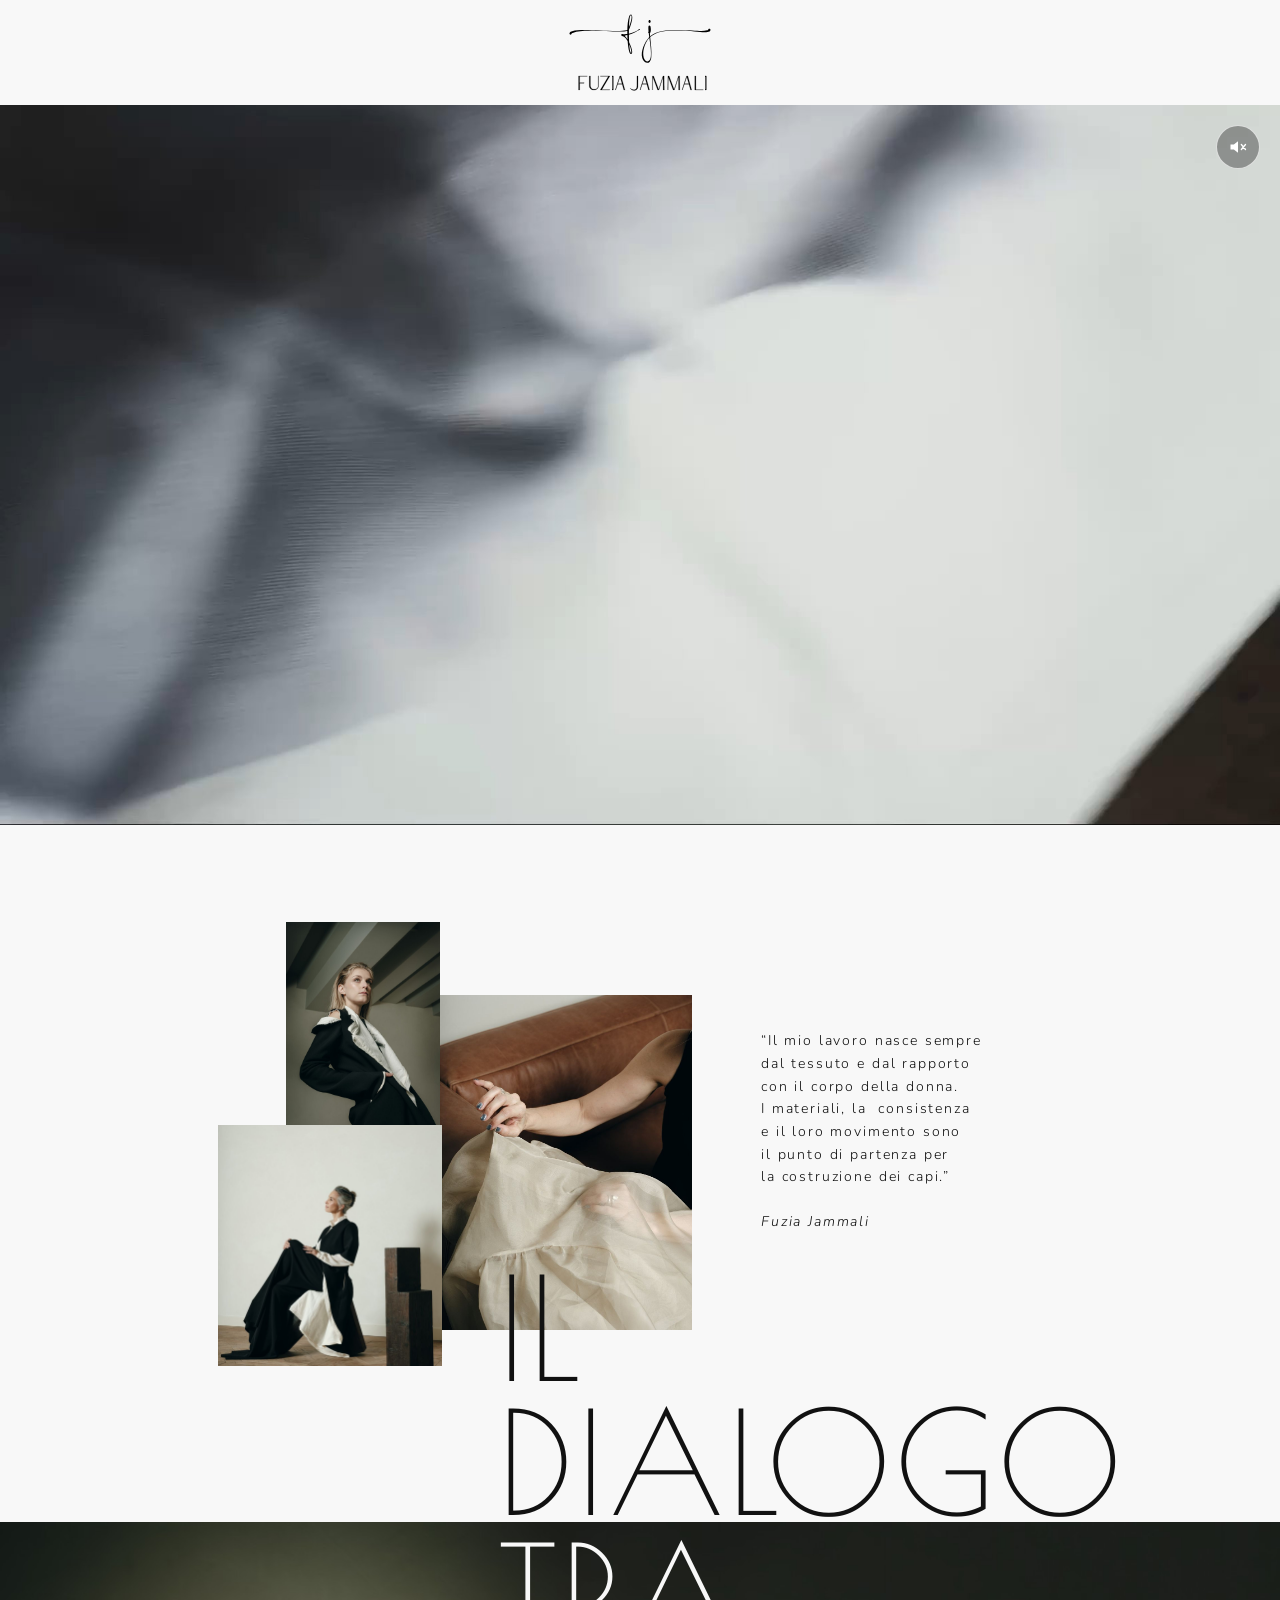
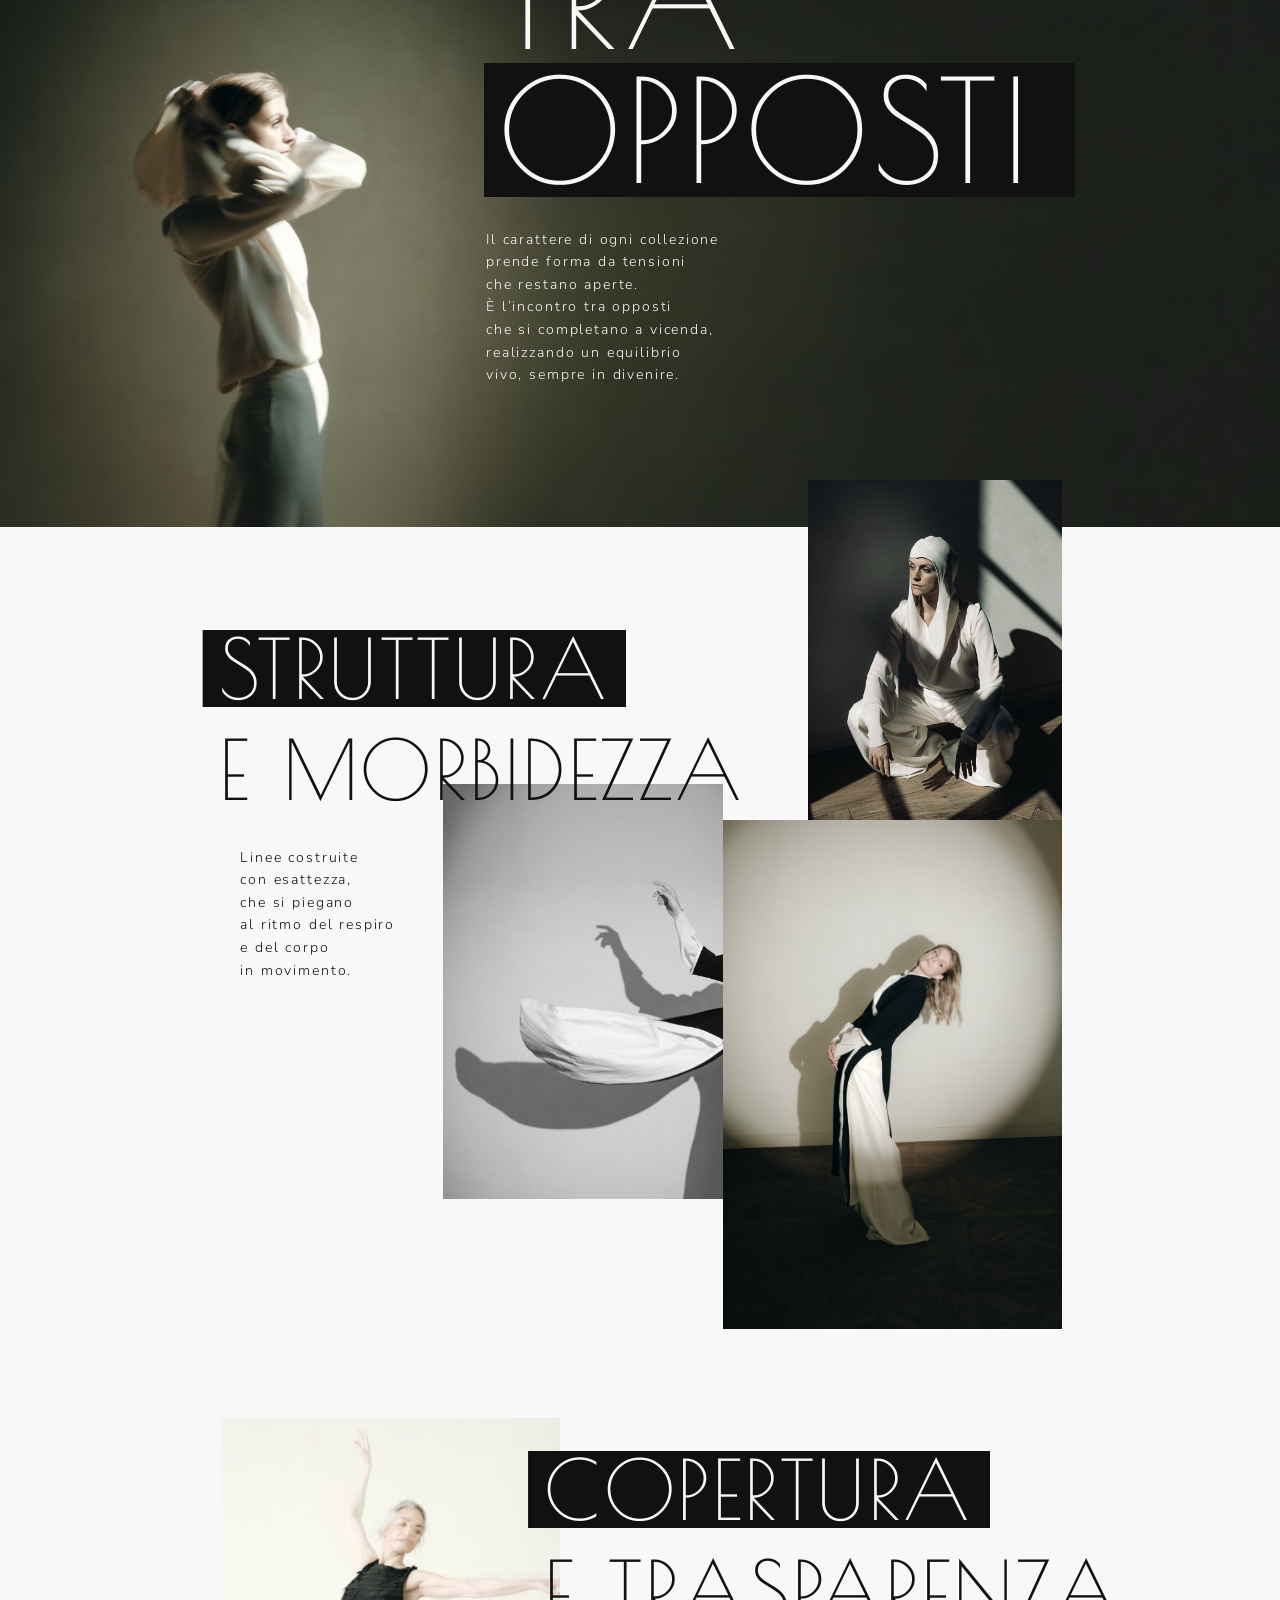
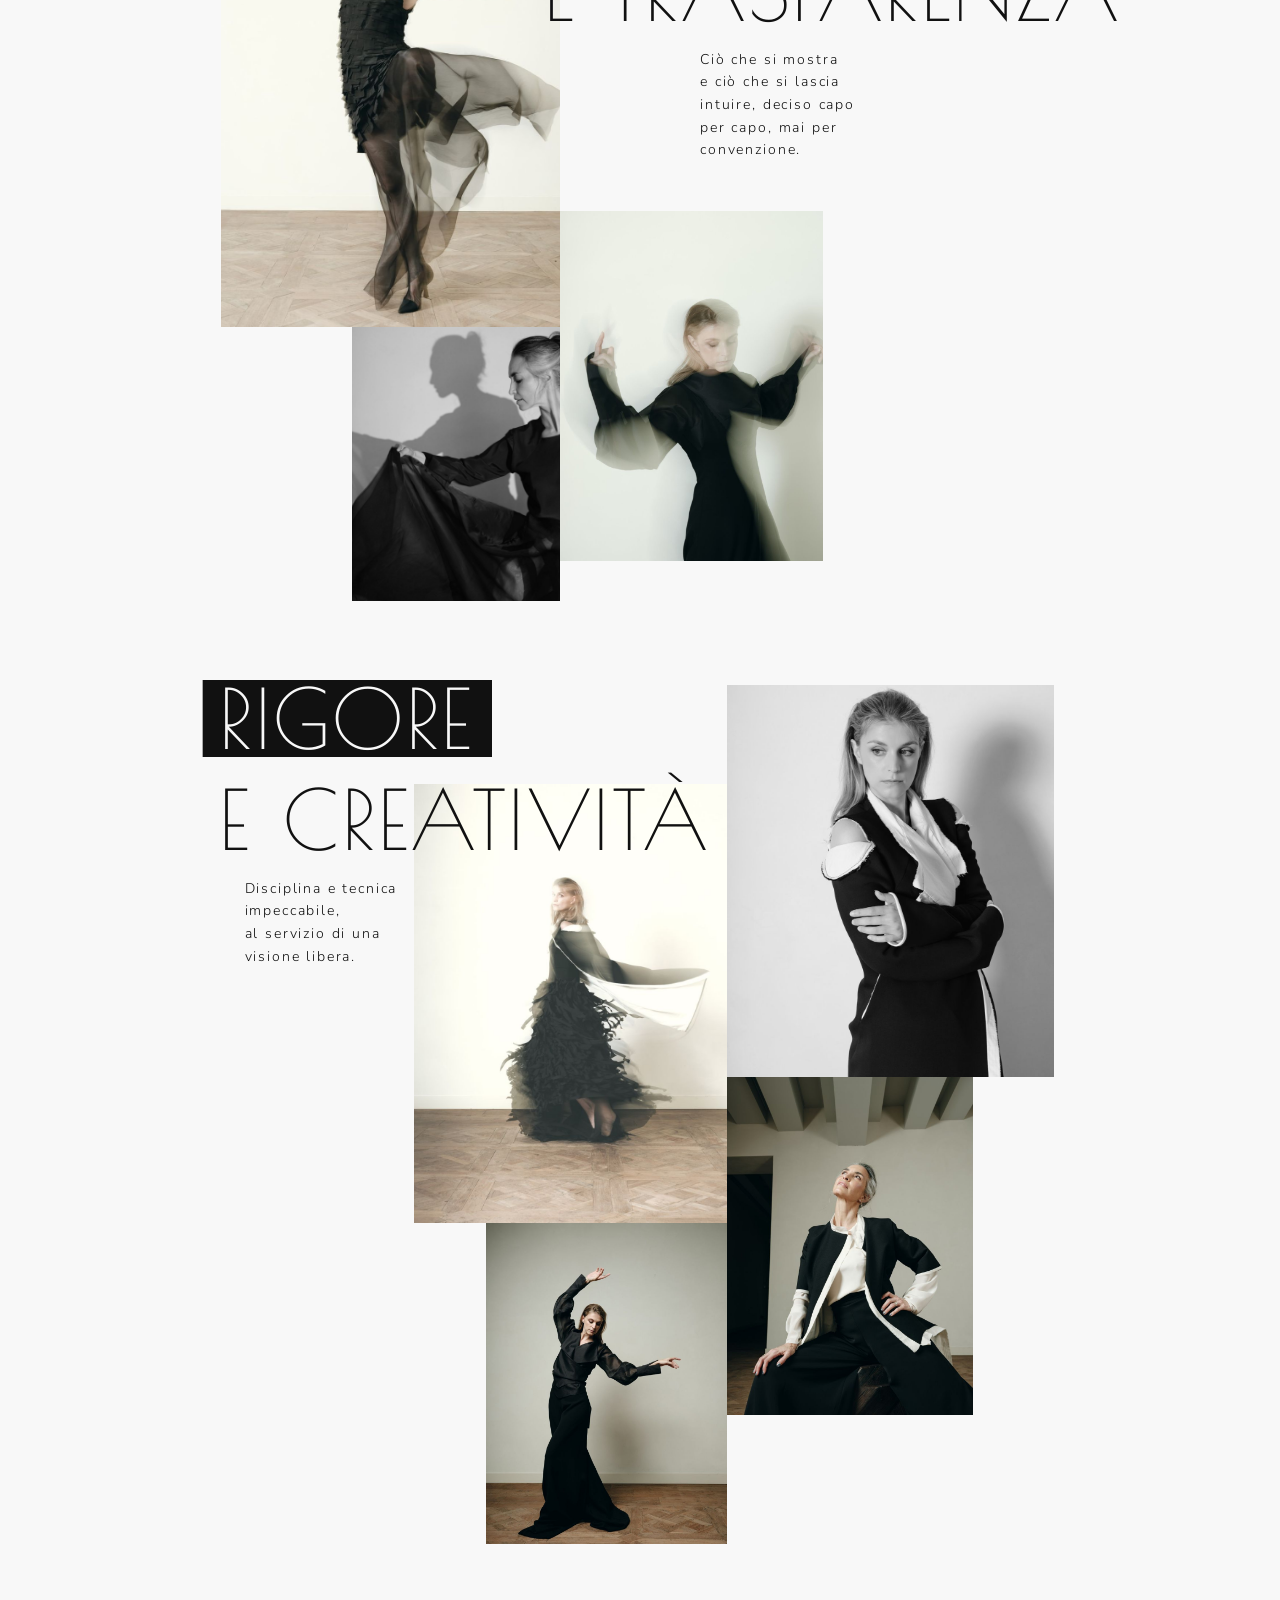
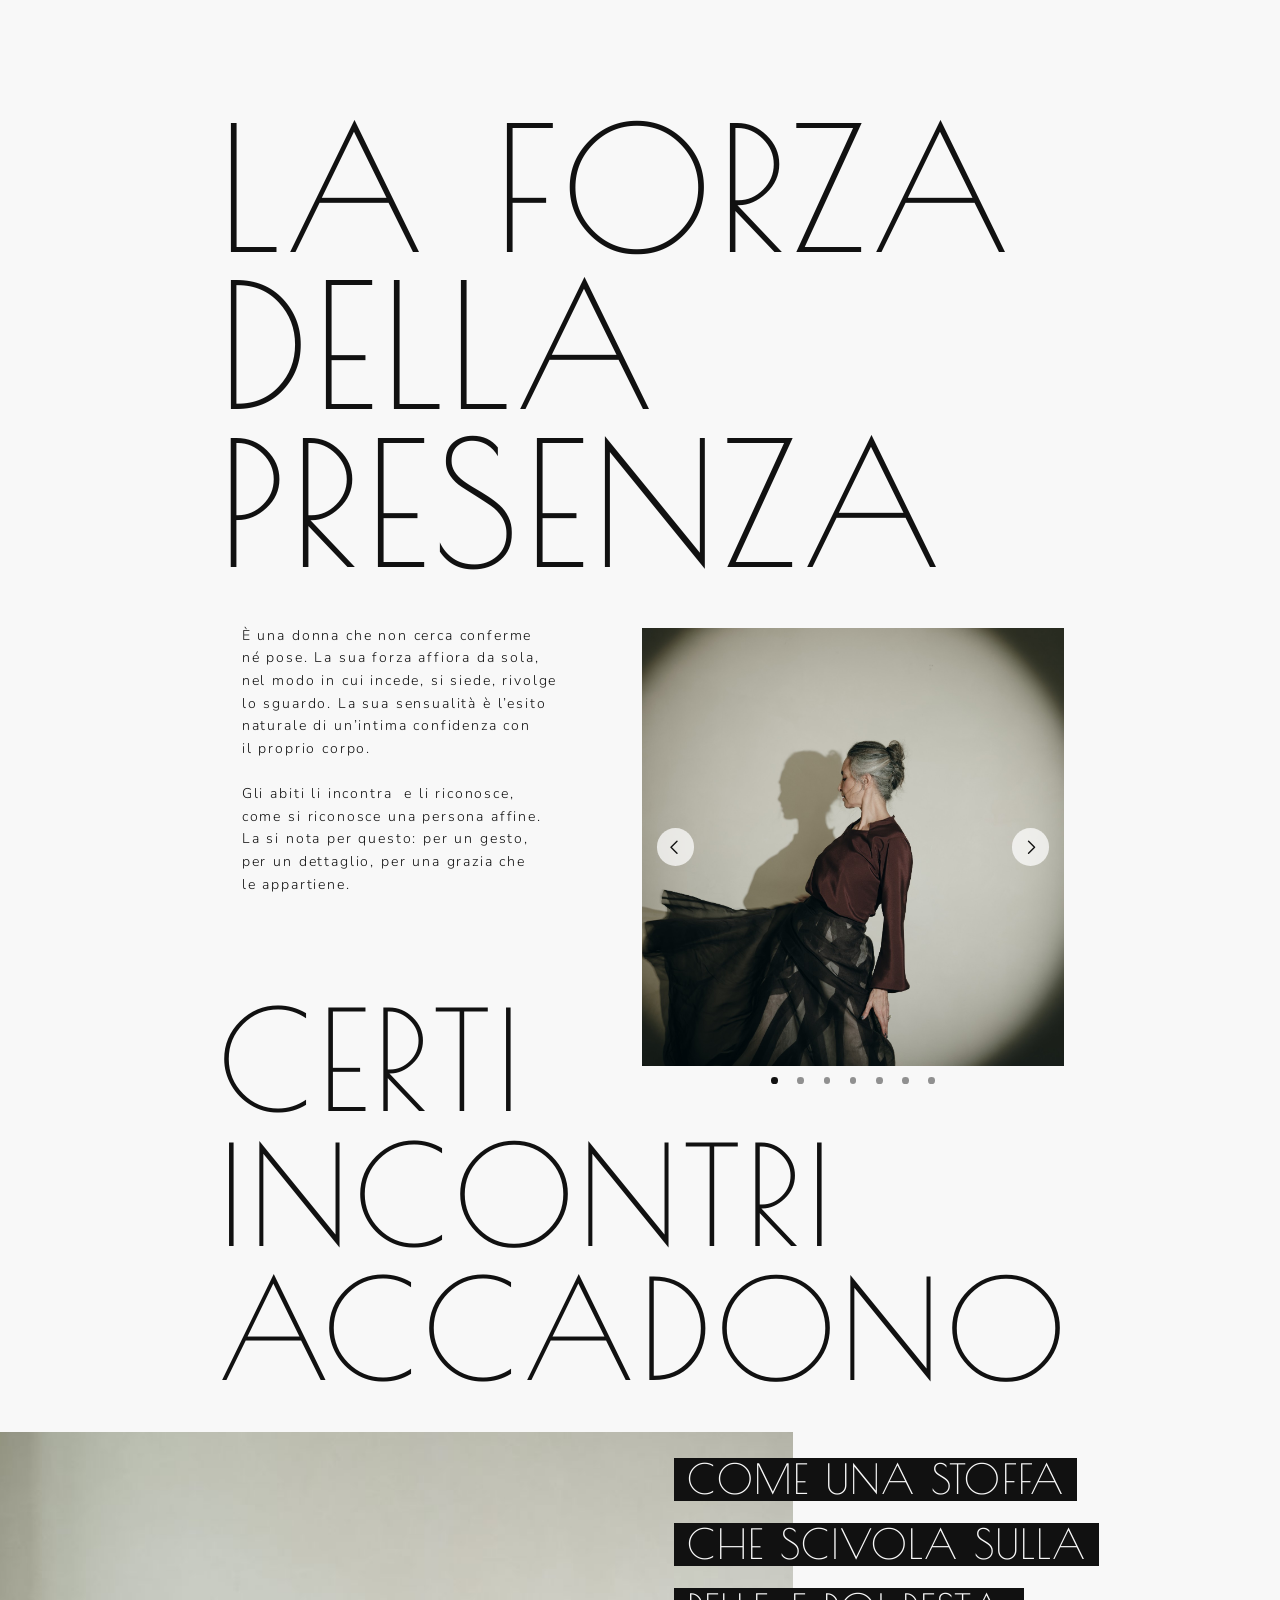
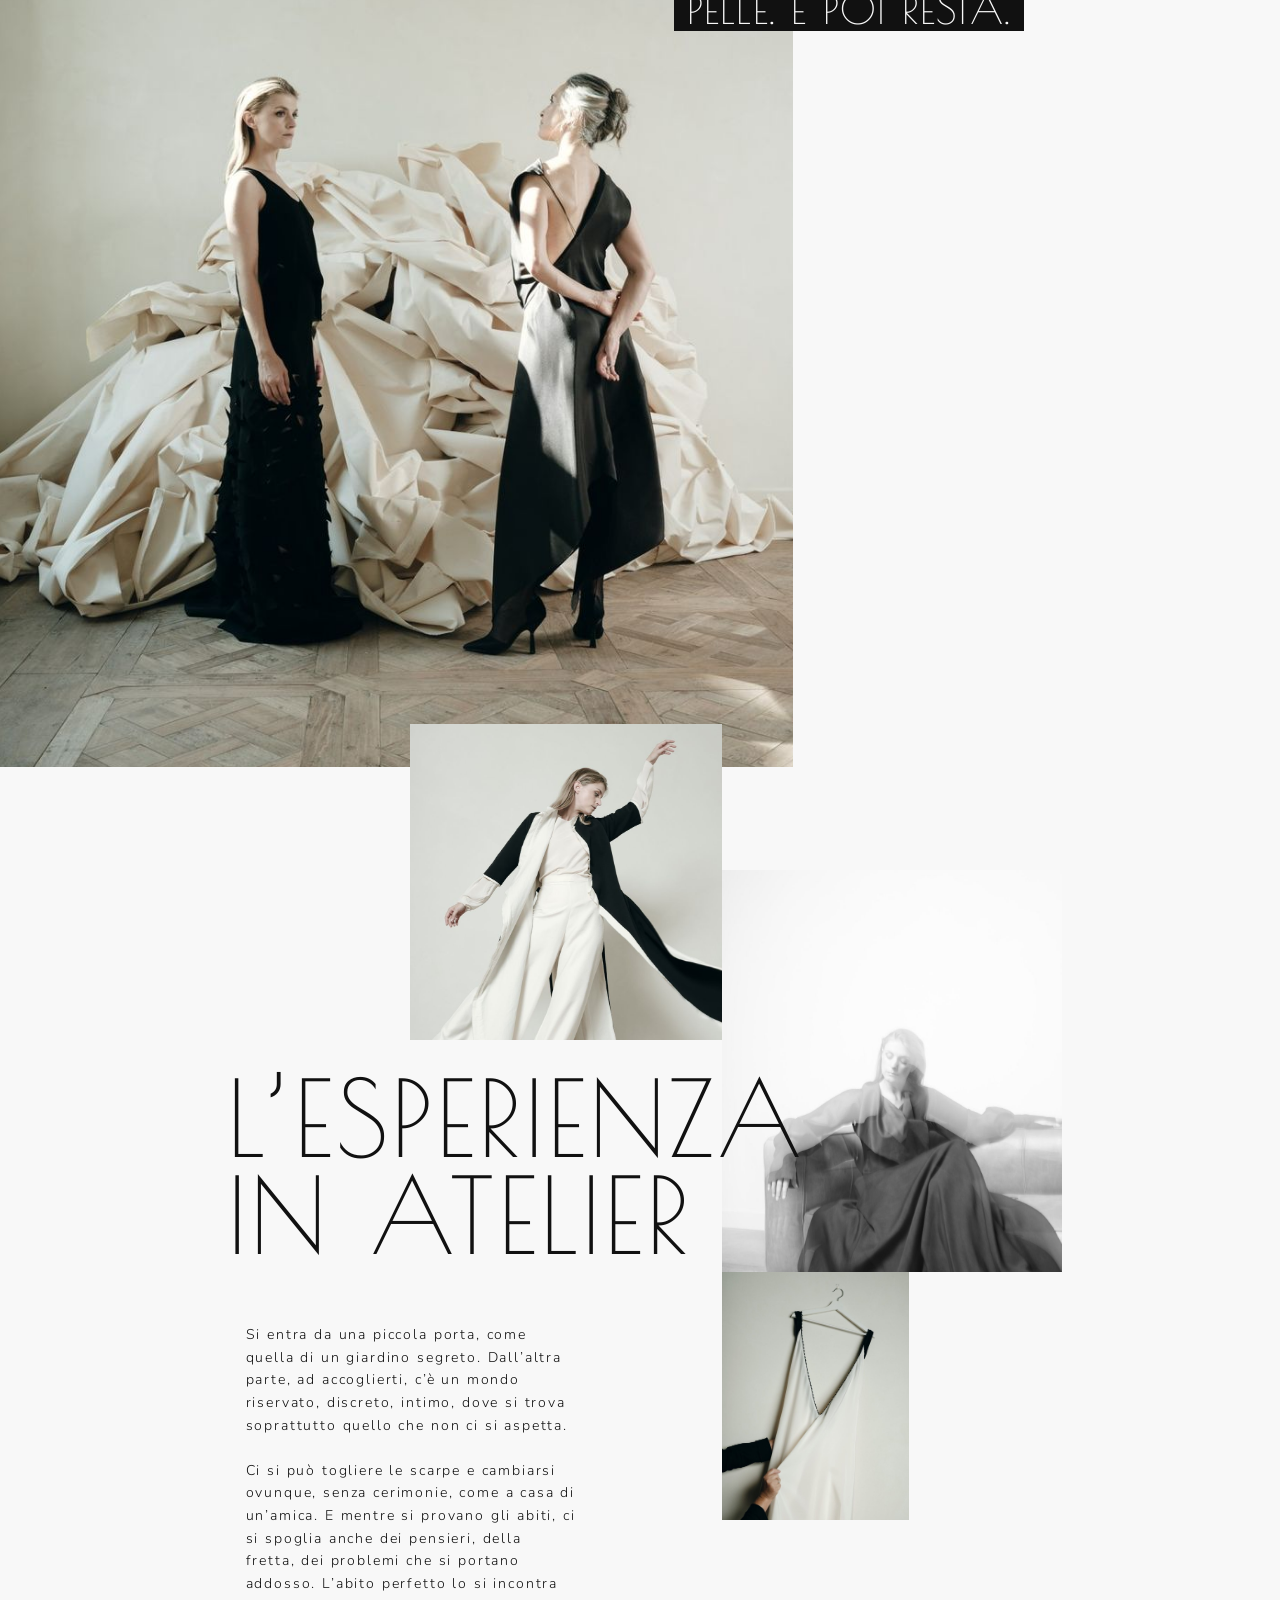
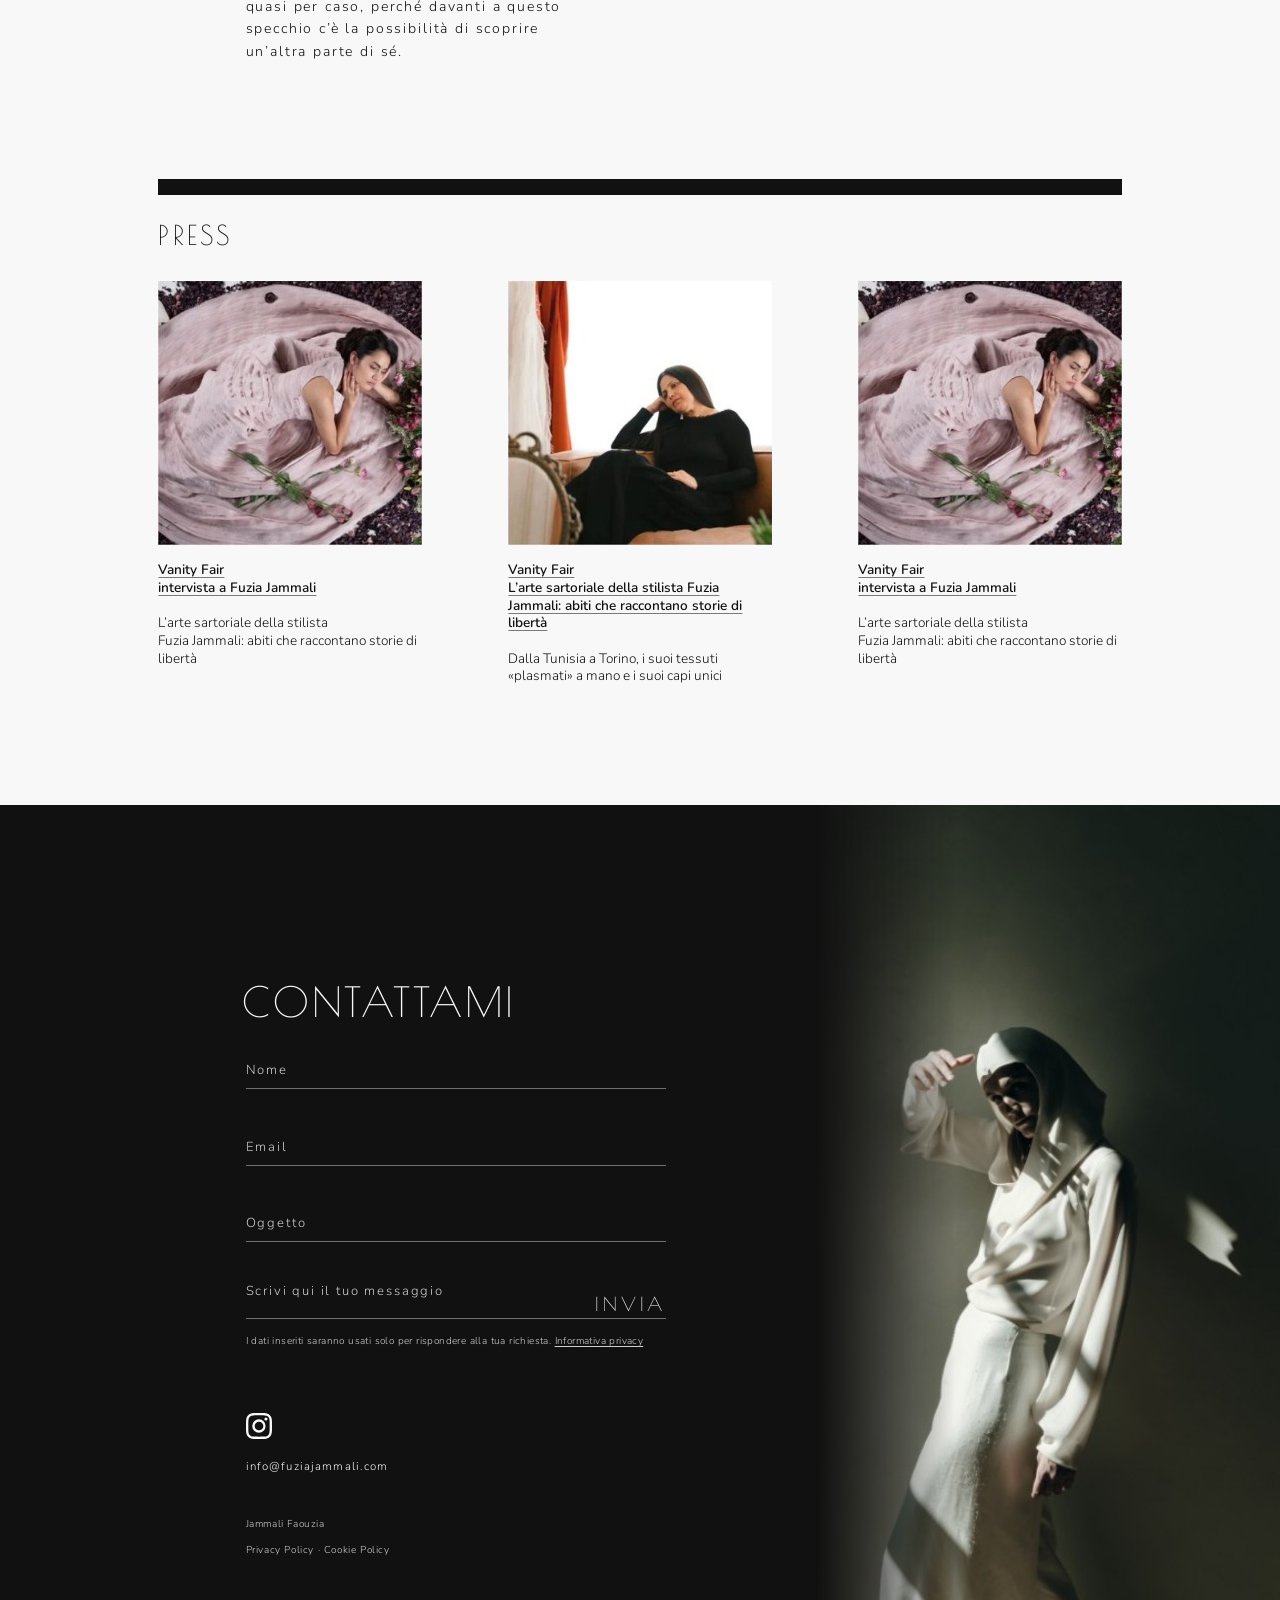
<file: index.html>
<!DOCTYPE html>
<html lang="it">
<head>
  <meta charset="utf-8">
  <meta name="viewport" content="width=device-width, initial-scale=1">
  <title data-i18n="meta.titolo">Fuzia Jammali – Fashion Designer &amp; Stylist a Torino</title>
  <meta name="description" data-i18n-attr="content:meta.descrizione" content="Fuzia Jammali, fashion designer e stylist a Torino. Abiti che seguono il tessuto, il movimento e il corpo di chi li indossa.">
  <link rel="canonical" href="https://www.fuziajammali.com/" data-i18n-attr="href:meta.url">
  <link rel="alternate" hreflang="it" href="https://www.fuziajammali.com/">
  <link rel="alternate" hreflang="en" href="https://www.fuziajammali.com/en/">
  <link rel="alternate" hreflang="x-default" href="https://www.fuziajammali.com/">
  <meta property="og:type" content="website">
  <meta property="og:site_name" content="Fuzia Jammali">
  <meta property="og:locale" content="it_IT" data-i18n-attr="content:meta.locale">
  <meta property="og:title" content="Fuzia Jammali – Fashion Designer &amp; Stylist a Torino" data-i18n-attr="content:meta.titolo">
  <meta property="og:description" content="Fuzia Jammali, fashion designer e stylist a Torino. Abiti che seguono il tessuto, il movimento e il corpo di chi li indossa." data-i18n-attr="content:meta.descrizione">
  <meta property="og:url" content="https://www.fuziajammali.com/" data-i18n-attr="content:meta.url">
  <meta property="og:image" content="https://www.fuziajammali.com/assets/img/og.jpg">
  <meta property="og:image:width" content="1200">
  <meta property="og:image:height" content="630">
  <meta name="twitter:card" content="summary_large_image">
  <script type="application/ld+json">{"@context":"https://schema.org","@type":"Organization","name":"Fuzia Jammali","alternateName":"Fuzia Jammali Fashion Designer","url":"https://www.fuziajammali.com/","logo":"https://www.fuziajammali.com/assets/img/icon-192.png","image":"https://www.fuziajammali.com/assets/img/og.jpg","description":"Fashion designer e stylist a Torino.","address":{"@type":"PostalAddress","addressLocality":"Torino","addressCountry":"IT"},"sameAs":["https://www.instagram.com/fuziajammaliofficial/"]}</script>
  <link rel="preload" href="assets/fonts/poiret-one-latin-400-normal.woff2" as="font" type="font/woff2" crossorigin>
  <link rel="preload" href="assets/fonts/nunito-latin-300-normal.woff2" as="font" type="font/woff2" crossorigin>
  <link rel="icon" href="assets/img/favicon-48.png" sizes="48x48" type="image/png">
  <link rel="icon" href="assets/img/icon-192.png" sizes="192x192" type="image/png">
  <link rel="apple-touch-icon" href="assets/img/apple-touch-icon.png">
  <link rel="stylesheet" href="css/style.css">
  <script>if(!matchMedia("(prefers-reduced-motion: reduce)").matches){document.documentElement.classList.add("js")}</script>
</head>
<body>
<div class="page">

  <!-- ============ TESTATA ============ -->
  <header class="site-header">
    <a href="#" data-i18n-attr="aria-label:testata.logo" aria-label="Fuzia Jammali – inizio pagina"><img src="assets/img/logo.svg" alt="Fuzia Jammali" class="logo"></a>
    <nav class="lang" aria-label="Lingua / Language" hidden><a href="./" hreflang="it" lang="it" aria-current="true">IT</a><span aria-hidden="true">|</span><a href="en/" hreflang="en" lang="en">EN</a></nav>
  </header>
</div>

<!-- ============ HERO VIDEO (a tutta larghezza dello schermo, oltre i 1920 px dell'impaginazione) ============ -->
  <section class="hero" id="hero" data-i18n-attr="aria-label:hero.aria" aria-label="Video di presentazione">
    <video class="hero__video" src="assets/video/hero.mp4" data-src-mobile="assets/video/hero-mobile.mp4" poster="assets/img/hero.jpg" muted loop playsinline preload="metadata"></video>
    <button class="hero__sound" type="button" data-i18n-attr="aria-label:js.audio_on" aria-label="Attiva l'audio" aria-pressed="false">
      <svg class="i-off" viewBox="0 0 24 24" aria-hidden="true"><path d="M3 9v6h4l5 4V5L7 9H3Z" fill="currentColor"/><path d="m16 9 5 6m0-6-5 6" fill="none" stroke="currentColor" stroke-width="1.6" stroke-linecap="round"/></svg>
      <svg class="i-on" viewBox="0 0 24 24" aria-hidden="true"><path d="M3 9v6h4l5 4V5L7 9H3Z" fill="currentColor"/><path d="M16 8.5a5 5 0 0 1 0 7M18.5 6a8.5 8.5 0 0 1 0 12" fill="none" stroke="currentColor" stroke-width="1.6" stroke-linecap="round"/></svg>
    </button>
  </section>

<div class="page">
  <!-- ============ IL DIALOGO TRA OPPOSTI ============ -->
  <section class="sec" id="dialogo" style="--u:calc(100cqw*var(--k)/1096);--y0:679;--hh:1290;--mhh:1330">
    <div class="bgband" style="--y:1381;--h:610;background-color:#272a21;--my:760;--mh:410">
      <div class="bgband__in"><img src="assets/img/dialogo-bg.jpg" alt="" loading="lazy" decoding="async" data-par></div>
    </div>

    <div class="grp">
    <figure class="it" style="--x:191;--y:777;--w:156;--h:204;--mx:73;--my:30;--mw:112;--mh:146"><img src="assets/img/dialogo-1.jpg" srcset="assets/img/dialogo-1-900.jpg 900w, assets/img/dialogo-1.jpg 1353w" sizes="(max-width:800px) 60vw, 33vw" loading="lazy" decoding="async" alt=""></figure>
      <figure class="it" style="--x:347;--y:850;--w:253;--h:338;--mx:185;--my:82;--mw:181;--mh:242"><img src="assets/img/dialogo-2.jpg" srcset="assets/img/dialogo-2-900.jpg 900w, assets/img/dialogo-2.jpg 1485w" sizes="(max-width:800px) 60vw, 33vw" loading="lazy" decoding="async" alt=""></figure>
      <figure class="it" style="--x:123;--y:981;--w:226;--h:243;--mx:24;--my:176;--mw:162;--mh:174"><img src="assets/img/dialogo-3.jpg" srcset="assets/img/dialogo-3-900.jpg 900w, assets/img/dialogo-3.jpg 1485w" sizes="(max-width:800px) 60vw, 33vw" loading="lazy" decoding="async" alt=""></figure>
    </div>

    <blockquote class="it body" style="--x:670;--y:886;--mx:24;--my:380;--mw:342">
      <span data-i18n="dialogo.citazione">“Il mio lavoro nasce sempre<br class="d"> 
      dal tessuto e dal rapporto<br class="d"> 
      con il corpo della donna.<br class="d"> 
      I materiali, la&nbsp; consistenza<br class="d"> 
      e il loro movimento sono<br class="d"> 
      il punto di partenza per<br class="d"> 
      la costruzione dei capi.”</span>
      <cite><br class="p"><br class="p">Fuzia Jammali</cite>
    </blockquote>

    <h2 class="it t" style="--bpl:.1em;--bpr:.3em;--x:405;--y:1135;--fs:143;--lh:135;--mx:24;--my:560;--mfs:76;--mlh:72">
      <span class="l" data-i18n="dialogo.t1">Il</span>
      <span class="l" data-i18n="dialogo.t2">Dialogo</span>
      <span class="l l--lt" data-i18n="dialogo.t3">Tra</span>
      <span class="l"><span class="bx" data-i18n="dialogo.t4">Opposti</span></span>
    </h2>

    <p class="it body body--dark" data-i18n="dialogo.testo" style="--x:393;--y:1690;--mx:24;--my:1195;--mw:342">
      Il carattere di ogni collezione<br class="d"> 
      prende forma da tensioni<br class="d"> 
      che restano aperte.<br class="d"> 
      È l’incontro tra opposti<br class="d"> 
      che si completano a vicenda,<br class="d"> 
      realizzando un equilibrio<br class="d"> 
      vivo, sempre in divenire.
    </p>
  </section>

  <!-- ============ STRUTTURA / COPERTURA / RIGORE ============ -->
  <section class="sec" id="visione" style="--u:calc(100cqw*var(--k)/769);--y0:18;--hh:1972;--mhh:2080">
    <div class="grp">
    <figure class="it" style="--x:503;--y:0;--w:180;--h:240;--mx:178;--my:240;--mw:140;--mh:187"><img src="assets/img/struttura-1.jpg" srcset="assets/img/struttura-1-900.jpg 900w, assets/img/struttura-1.jpg 1068w" sizes="(max-width:800px) 60vw, 33vw" loading="lazy" decoding="async" alt=""></figure>
      <figure class="it" data-drift="0.05" style="--x:245;--y:215;--w:198;--h:293;--mx:24;--my:340;--mw:154;--mh:229"><img src="assets/img/struttura-2.jpg" srcset="assets/img/struttura-2-900.jpg 900w, assets/img/struttura-2.jpg 1303w" sizes="(max-width:800px) 60vw, 33vw" loading="lazy" decoding="async" alt=""></figure>
      <figure class="it" data-drift="-0.05" style="--x:443;--y:240;--w:240;--h:360;--mx:178;--my:427;--mw:187;--mh:281"><img src="assets/img/struttura-3.jpg" srcset="assets/img/struttura-3-900.jpg 900w, assets/img/struttura-3.jpg 1485w" sizes="(max-width:800px) 60vw, 33vw" loading="lazy" decoding="async" alt=""></figure>
    </div>

    <h2 class="it t t--box" style="--bp:.22em;--x:87;--y:106;--fs:58;--lh:66;--mx:24;--my:40;--mfs:46;--mlh:52">
      <span class="l"><span class="bx" data-i18n="struttura.t1">Struttura</span></span>
      <span class="l" data-i18n="struttura.t2">e morbidezza</span>
    </h2>
    <p class="it body" data-i18n="struttura.testo" style="--x:102;--y:259;--mx:24;--my:160;--mw:300">
      Linee costruite<br class="d"> con esattezza,<br class="d"> che si piegano<br class="d"> al ritmo del respiro<br class="d"> e del corpo<br class="d"> in movimento.
    </p>

    <div class="grp">
    <figure class="it" style="--x:88;--y:663;--w:240;--h:360;--mx:30;--my:968;--mw:151;--mh:226"><img src="assets/img/copertura-1.jpg" srcset="assets/img/copertura-1-900.jpg 900w, assets/img/copertura-1.jpg 1437w" sizes="(max-width:800px) 60vw, 33vw" loading="lazy" decoding="async" alt=""></figure>
      <figure class="it" style="--x:181;--y:1023;--w:147;--h:193;--mx:74;--my:1194;--mw:107;--mh:143"><img src="assets/img/copertura-2.jpg" srcset="assets/img/copertura-2-900.jpg 900w, assets/img/copertura-2.jpg 1500w" sizes="(max-width:800px) 60vw, 33vw" loading="lazy" decoding="async" alt=""></figure>
      <figure class="it" data-drift="0.04" data-drift-x="-0.06" style="--x:328;--y:941;--w:186;--h:247;--mx:182;--my:1034;--mw:158;--mh:210"><img src="assets/img/copertura-3.jpg" srcset="assets/img/copertura-3-900.jpg 900w, assets/img/copertura-3.jpg 1497w" sizes="(max-width:800px) 60vw, 33vw" loading="lazy" decoding="async" alt=""></figure>
    </div>

    <h2 class="it t t--box" style="--bp:.22em;--x:317;--y:686;--fs:58;--lh:66;--mx:24;--my:770;--mfs:46;--mlh:52">
      <span class="l"><span class="bx" data-i18n="copertura.t1">Copertura</span></span>
      <span class="l" data-i18n="copertura.t2">e trasparenza</span>
    </h2>
    <p class="it body" data-i18n="copertura.testo" style="--x:427;--y:826;--mx:24;--my:890;--mw:300">
      Ciò che si mostra<br class="d"> e ciò che si lascia<br class="d"> intuire, deciso capo<br class="d"> per capo, mai per<br class="d"> convenzione.
    </p>

    <div class="grp">
    <figure class="it" style="--x:225;--y:1346;--w:221;--h:310;--mx:24;--my:1632;--mw:166;--mh:232"><img src="assets/img/rigore-1.jpg" srcset="assets/img/rigore-1-900.jpg 900w, assets/img/rigore-1.jpg 1500w" sizes="(max-width:800px) 60vw, 33vw" loading="lazy" decoding="async" alt=""></figure>
      <figure class="it" style="--x:446;--y:1276;--w:231;--h:277;--mx:190;--my:1580;--mw:173;--mh:208"><img src="assets/img/rigore-2.jpg" srcset="assets/img/rigore-2-900.jpg 900w, assets/img/rigore-2.jpg 1500w" sizes="(max-width:800px) 60vw, 33vw" loading="lazy" decoding="async" alt=""></figure>
      <figure class="it" style="--x:276;--y:1656;--w:170;--h:227;--mx:62;--my:1864;--mw:128;--mh:170"><img src="assets/img/rigore-3.jpg" srcset="assets/img/rigore-3-900.jpg 900w, assets/img/rigore-3.jpg 1500w" sizes="(max-width:800px) 60vw, 33vw" loading="lazy" decoding="async" alt=""></figure>
      <figure class="it" style="--x:446;--y:1553;--w:174;--h:239;--mx:190;--my:1788;--mw:131;--mh:179"><img src="assets/img/rigore-4.jpg" srcset="assets/img/rigore-4-900.jpg 900w, assets/img/rigore-4.jpg 1500w" sizes="(max-width:800px) 60vw, 33vw" loading="lazy" decoding="async" alt=""></figure>
    </div>

    <h2 class="it t t--box" style="--bp:.22em;--x:87;--y:1272;--fs:58;--lh:66;--mx:24;--my:1375;--mfs:46;--mlh:52">
      <span class="l"><span class="bx" data-i18n="rigore.t1">Rigore</span></span>
      <span class="l" data-i18n="rigore.t2">e creatività</span>
    </h2>
    <p class="it body" data-i18n="rigore.testo" style="--x:105;--y:1412;--mx:24;--my:1495;--mw:300">
      Disciplina e tecnica<br class="d"> impeccabile,<br class="d"> al servizio di una<br class="d"> visione libera.
    </p>
  </section>

  <!-- ============ LA FORZA DELLA PRESENZA ============ -->
  <section class="sec" id="presenza" style="--u:calc(100cqw*var(--k)/582);--y0:0;--hh:545;--mhh:880">
    <h2 class="it t" style="--x:65;--y:18;--fs:92;--lh:84;--mx:24;--my:40;--mfs:70;--mlh:64">
      <span class="l" data-i18n="presenza.t1">La forza</span>
      <span class="l" data-i18n="presenza.t2">della</span>
      <span class="l" data-i18n="presenza.t3">presenza</span>
    </h2>
    <p class="it body" data-i18n="presenza.testo" style="--x:78;--y:283;--mx:24;--my:250;--mw:342">
      È una donna che non cerca conferme<br class="d"> 
      né pose. La sua forza affiora da sola,<br class="d"> 
      nel modo in cui incede, si siede, rivolge<br class="d"> 
      lo sguardo. La sua sensualità è l’esito<br class="d"> 
      naturale di un’intima confidenza con<br class="d"> 
      il proprio corpo.<br class="p"><br class="p">Gli abiti li incontra&nbsp; e li riconosce,<br class="d"> 
      come si riconosce una persona affine.<br class="d"> 
      La si nota per questo: per un gesto,<br class="d"> 
      per un dettaglio, per una grazia che<br class="d"> 
      le appartiene.
    </p>
    <div class="it slider solo" id="slider" style="--x:292;--y:285;--w:226;--h:234;--mx:24;--my:490;--mw:342;--mh:354">
      <img src="assets/img/forza-1-900.jpg" decoding="async" alt="" data-slide data-images="assets/img/forza-1.jpg,assets/img/slider-1.jpg,assets/img/slider-2.jpg,assets/img/slider-3.jpg,assets/img/slider-4.jpg,assets/img/slider-5.jpg,assets/img/slider-6.jpg">
      <div class="slider__dots" role="tablist" data-i18n-attr="aria-label:slider.aria" aria-label="Foto"></div>
    </div>
  </section>

  <!-- ============ CERTI INCONTRI ACCADONO + ATELIER ============ -->
  <section class="sec" id="atelier" style="--u:calc(100cqw*var(--k)/582);--y0:545;--hh:1175;--mhh:1460">
    <figure class="it solo bleed-l" style="--x:0;--y:715;--w:373;--h:500;--mx:0;--my:214;--mw:300;--mh:402"><img src="assets/img/certi.jpg" srcset="assets/img/certi-900.jpg 900w, assets/img/certi.jpg 1497w" sizes="(max-width:800px) 82vw, 55vw" loading="lazy" decoding="async" alt="" data-par></figure>
    <h2 class="it t" style="--x:65;--y:488;--fs:74;--lh:72;--mx:24;--my:40;--mfs:52;--mlh:50">
      <span class="l" data-i18n="certi.t1">Certi</span>
      <span class="l" data-i18n="certi.t2">Incontri</span>
      <span class="l" data-i18n="certi.t3">Accadono</span>
    </h2>
    <p class="it t t--box t--band" style="--bp:.3em;--x:316;--y:730;--fs:22;--lh:36;--mx:100;--my:198;--mfs:21;--mlh:34">
      <span class="l"><span class="bx" data-i18n="certi.fascia1">Come una stoffa</span></span>
      <span class="l"><span class="bx" data-i18n="certi.fascia2">che scivola sulla</span></span>
      <span class="l"><span class="bx" data-i18n="certi.fascia3">pelle. E poi resta.</span></span>
    </p>

    <div class="grp">
    <figure class="it" data-drift="0.04" style="--x:168;--y:1192;--w:167;--h:169;--mx:24;--my:724;--mw:164;--mh:166"><img src="assets/img/atelier-1.jpg" srcset="assets/img/atelier-1-900.jpg 900w, assets/img/atelier-1.jpg 1997w" sizes="(max-width:800px) 60vw, 33vw" loading="lazy" decoding="async" alt=""></figure>
      <figure class="it" data-drift="-0.07" data-drift-down="10" style="--x:335;--y:1270;--w:182;--h:215;--mx:188;--my:636;--mw:178;--mh:211"><img src="assets/img/atelier-2.jpg" srcset="assets/img/atelier-2-900.jpg 900w, assets/img/atelier-2.jpg 1473w" sizes="(max-width:800px) 60vw, 33vw" loading="lazy" decoding="async" alt="" style="object-position:left"></figure>
      <figure class="it" data-drift="-0.07" data-drift-down="10" style="--x:335;--y:1485;--w:100;--h:133;--mx:188;--my:847;--mw:98;--mh:130"><img src="assets/img/atelier-3.jpg" srcset="assets/img/atelier-3-900.jpg 900w, assets/img/atelier-3.jpg 1413w" sizes="(max-width:800px) 60vw, 33vw" loading="lazy" decoding="async" alt=""></figure>
    </div>

    <h2 class="it t" style="--x:70;--y:1383;--fs:56;--lh:52;--mx:24;--my:1010;--mfs:56;--mlh:54">
      <span class="l" data-i18n="atelier.t1">L’esperienza</span>
      <span class="l" data-i18n="atelier.t2">in atelier</span>
    </h2>
    <p class="it body" data-i18n="atelier.testo" style="--x:80;--y:1513;--mx:24;--my:1140;--mw:342">
      Si entra da una piccola porta, come<br class="d"> 
      quella di un giardino segreto. Dall’altra<br class="d"> 
      parte, ad accoglierti, c’è un mondo<br class="d"> 
      riservato, discreto, intimo, dove si trova<br class="d"> 
      soprattutto quello che non ci si aspetta.<br class="p"><br class="p">Ci si può togliere le scarpe e cambiarsi<br class="d"> 
      ovunque, senza cerimonie, come a casa di<br class="d"> 
      un’amica. E mentre si provano gli abiti, ci<br class="d"> 
      si spoglia anche dei pensieri, della<br class="d"> 
      fretta, dei problemi che si portano<br class="d"> 
      addosso. L’abito perfetto lo si incontra<br class="d"> 
      quasi per caso, perché davanti a questo<br class="d"> 
      specchio c’è la possibilità di scoprire<br class="d"> 
      un’altra parte di sé.
    </p>
  </section>

  <!-- ============ STAMPA / NEWS (le card arrivano da data/news.json, vedi js/main.js) ============ -->
  <section class="news" id="stampa" aria-labelledby="news-title" hidden>
    <div class="news__in">
      <div class="news__bar"></div>
      <h2 class="news__title" id="news-title" data-i18n="stampa.titolo">Press</h2>
      <div class="news__list" id="news-list" data-src="data/news.json"></div>
    </div>
  </section>

  <!-- ============ CONTATTI ============ -->
  <footer class="sec foot" id="contatti" style="--u:calc(100cqw*var(--k)/582);--y0:1590;--hh:430;--mhh:1140">
    <img class="foot__photo" src="assets/img/footer.jpg" alt="" loading="lazy" decoding="async">
    <h2 class="it t t--sm" data-i18n="contatti.titolo" style="--x:78;--y:1683;--fs:22;--lh:30;--mx:24;--my:140;--mfs:24;--mlh:30">Contattami</h2>

    <form class="it form" id="contact-form" style="--x:80;--y:1710;--w:225;--mx:24;--my:190;--mw:342" data-endpoint="" data-to="info@fuziajammali.com" novalidate>
      <label><span class="sr-only" data-i18n="contatti.nome">Nome</span><input type="text" name="nome" data-i18n-attr="placeholder:contatti.nome" placeholder="Nome" autocomplete="name" required></label>
      <label><span class="sr-only" data-i18n="contatti.email">Email</span><input type="email" name="email" data-i18n-attr="placeholder:contatti.email" placeholder="Email" autocomplete="email" required></label>
      <label><span class="sr-only" data-i18n="contatti.oggetto">Oggetto</span><input type="text" name="oggetto" data-i18n-attr="placeholder:contatti.oggetto" placeholder="Oggetto"></label>
      <label><span class="sr-only" data-i18n="contatti.messaggio">Messaggio</span><textarea name="messaggio" rows="1" data-i18n-attr="placeholder:contatti.messaggio_ph" placeholder="Scrivi qui il tuo messaggio" required></textarea></label>
      <p class="form__note"><span data-i18n="contatti.privacy">I dati inseriti saranno usati solo per rispondere alla tua richiesta.</span> <a href="privacy/" data-i18n="contatti.privacy_link" data-i18n-attr="href:contatti.privacy_url">Informativa privacy</a></p>
      <input type="text" name="sito" class="hp" tabindex="-1" autocomplete="off" aria-hidden="true">
      <button type="submit" data-i18n="contatti.invia">Invia</button>
      <p class="form__msg" role="status" aria-live="polite"></p>
    </form>

    <div class="it social" style="--x:80;--y:1915;--mx:24;--my:550">
      <a href="https://www.instagram.com/fuziajammaliofficial/" target="_blank" rel="noopener noreferrer" aria-label="Instagram" class="ic ic--instagram"></a>
    </div>
    <a class="it mail" style="--x:80;--y:1939;--mx:24;--my:600" href="mailto:info@fuziajammali.com">info@fuziajammali.com</a>
    <p class="it legal" style="--x:80;--y:1971;--mx:24;--my:652">Jammali Faouzia</p>
    <p class="it legal" style="--x:80;--y:1985;--mx:24;--my:676"><a href="privacy/" data-i18n="footer.privacy" data-i18n-attr="href:footer.privacy_url">Privacy Policy</a> · <a href="cookie/" data-i18n="footer.cookie" data-i18n-attr="href:footer.cookie_url">Cookie Policy</a></p>
  </footer>

</div>
<script src="js/config.js"></script>
<script src="js/main.js"></script>
<script src="js/motion.js"></script>
</body>
</html>
</file>
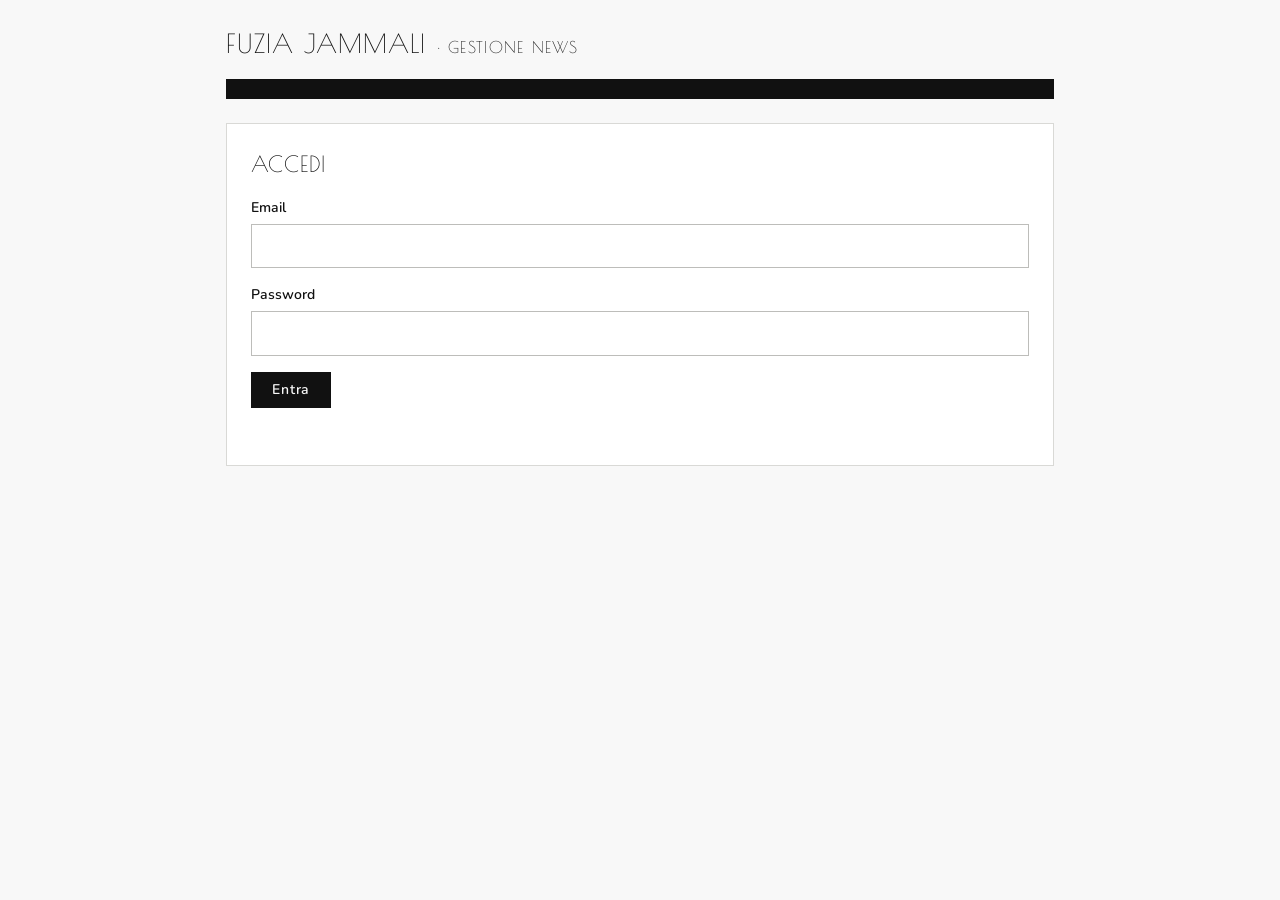
<file: admin/index.html>
<!DOCTYPE html>
<html lang="it">
<head>
  <meta charset="utf-8">
  <meta name="viewport" content="width=device-width, initial-scale=1">
  <title>Fuzia Jammali – Gestione news</title>
  <meta name="robots" content="noindex, nofollow">
  <link rel="icon" href="data:,">
  <link rel="stylesheet" href="admin.css">
</head>
<body>
<main class="wrap">
  <header class="top">
    <h1>Fuzia Jammali <span>· gestione news</span></h1>
    <div class="top__user" id="user" hidden>
      <span id="user-email"></span>
      <button type="button" class="btn btn--ghost" id="logout">Esci</button>
    </div>
  </header>

  <!-- accesso -->
  <section class="card" id="login" hidden>
    <h2>Accedi</h2>
    <form id="login-form" autocomplete="on">
      <label>Email<input type="email" id="login-email" autocomplete="username" required></label>
      <label>Password<input type="password" id="login-pass" autocomplete="current-password" required></label>
      <button type="submit" class="btn">Entra</button>
    </form>
    <p class="msg" id="login-msg" role="status"></p>
  </section>

  <!-- elenco -->
  <section id="list-view" hidden>
    <div class="bar">
      <p class="hint">L’ordine qui è quello del sito: la prima voce è la card in alto a sinistra.</p>
      <button type="button" class="btn" id="new">+ Nuova news</button>
    </div>
    <p class="msg" id="list-msg" role="status"></p>
    <ol class="items" id="items"></ol>
  </section>

  <!-- modifica -->
  <section class="card" id="edit-view" hidden>
    <h2 id="edit-title">Nuova news</h2>
    <form id="edit-form">
      <label>Testata <small>(es. Vanity Fair)</small><input type="text" id="f-testata" maxlength="80"></label>
      <label>Titolo<textarea id="f-titolo" rows="2" maxlength="300" required></textarea></label>
      <label>Testo breve <small>(a capo con Invio)</small><textarea id="f-descrizione" rows="3" maxlength="600"></textarea></label>
      <label>Link all’articolo <small>(https://…)</small><input type="url" id="f-link" placeholder="https://"></label>
      <div class="photo">
        <img id="f-preview" alt="" hidden>
        <label>Foto <small>(JPG, PNG o WebP; viene ritagliata quadrata e ridimensionata)</small>
          <input type="file" id="f-file" accept="image/jpeg,image/png,image/webp"></label>
      </div>
      <label class="check"><input type="checkbox" id="f-visibile" checked> Visibile sul sito</label>
      <div class="actions">
        <button type="submit" class="btn" id="save">Salva</button>
        <button type="button" class="btn btn--ghost" id="cancel">Annulla</button>
      </div>
    </form>
    <p class="msg" id="edit-msg" role="status"></p>
  </section>
</main>

<script src="vendor/supabase.js"></script>
<script src="../js/config.js"></script>
<script src="admin.js"></script>
</body>
</html>
</file>
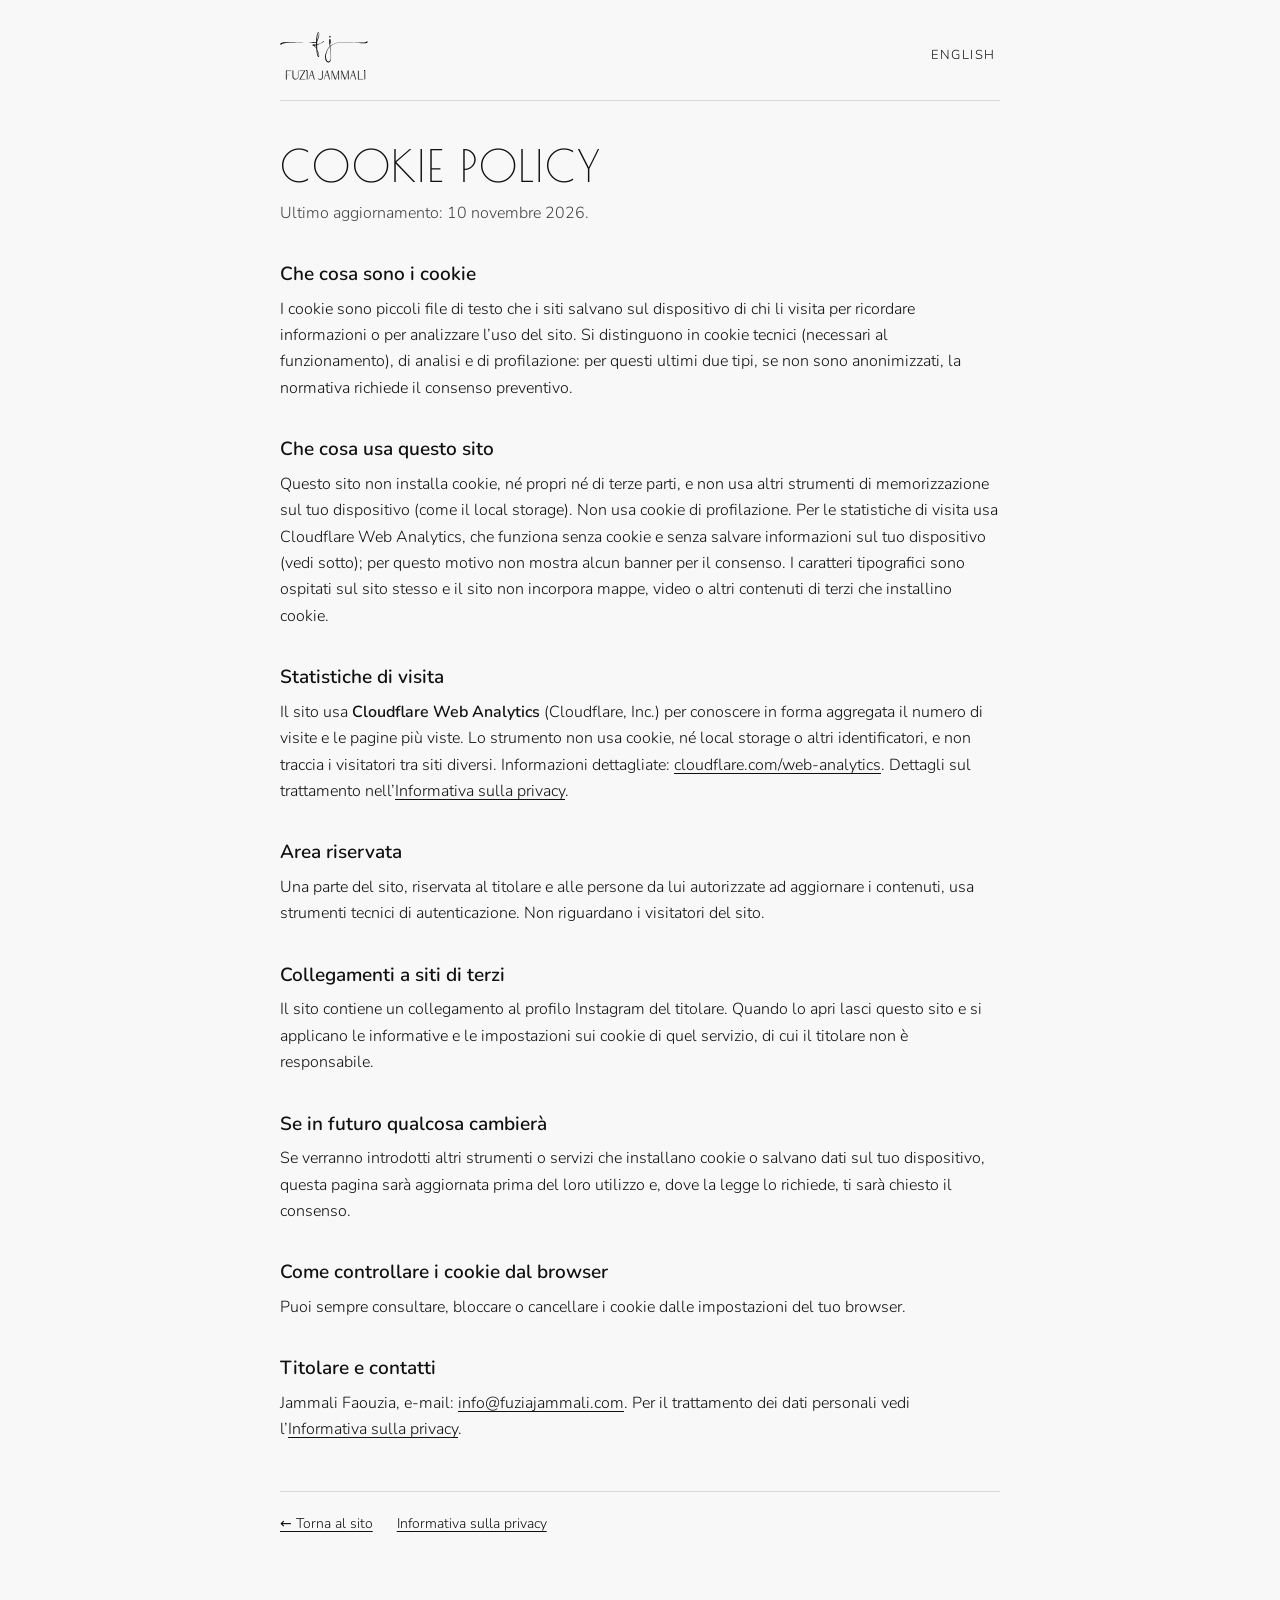
<file: cookie/index.html>
<!DOCTYPE html>
<html lang="it">
<head>
  <meta charset="utf-8">
  <meta name="viewport" content="width=device-width, initial-scale=1">
  <title>Cookie Policy – Fuzia Jammali</title>
  <!-- BOZZA da far validare dal consulente prima della pubblicazione definitiva. -->
  <meta name="robots" content="noindex, follow">
  <link rel="icon" href="../assets/img/favicon-48.png" sizes="48x48" type="image/png">
  <link rel="stylesheet" href="../css/style.css">
  <link rel="stylesheet" href="../css/legal.css">
</head>
<body class="legal-page">
<main class="legal-wrap">
  <header class="legal-top">
    <a href="../" aria-label="Fuzia Jammali"><img src="../assets/img/logo.svg" alt="Fuzia Jammali"></a>
    <a class="lang-link" href="../en/cookie/" hreflang="en" lang="en">English</a>
  </header>

<h1>Cookie Policy</h1>
<p class="lead">Ultimo aggiornamento: 10 novembre 2026.</p>

<h2>Che cosa sono i cookie</h2>
<p>I cookie sono piccoli file di testo che i siti salvano sul dispositivo di chi li visita per ricordare informazioni o per analizzare l’uso del sito. Si distinguono in cookie tecnici (necessari al funzionamento), di analisi e di profilazione: per questi ultimi due tipi, se non sono anonimizzati, la normativa richiede il consenso preventivo.</p>

<h2>Che cosa usa questo sito</h2>
<p>Questo sito non installa cookie, né propri né di terze parti, e non usa altri strumenti di memorizzazione sul tuo dispositivo (come il local storage). Non usa cookie di profilazione. Per le statistiche di visita usa Cloudflare Web Analytics, che funziona senza cookie e senza salvare informazioni sul tuo dispositivo (vedi sotto); per questo motivo non mostra alcun banner per il consenso. I caratteri tipografici sono ospitati sul sito stesso e il sito non incorpora mappe, video o altri contenuti di terzi che installino cookie.</p>

<h2>Statistiche di visita</h2>
<p>Il sito usa <strong>Cloudflare Web Analytics</strong> (Cloudflare, Inc.) per conoscere in forma aggregata il numero di visite e le pagine più viste. Lo strumento non usa cookie, né local storage o altri identificatori, e non traccia i visitatori tra siti diversi. Informazioni dettagliate: <a href="https://www.cloudflare.com/web-analytics/" target="_blank" rel="noopener noreferrer">cloudflare.com/web-analytics</a>. Dettagli sul trattamento nell’<a href="../privacy/">Informativa sulla privacy</a>.</p>

<h2>Area riservata</h2>
<p>Una parte del sito, riservata al titolare e alle persone da lui autorizzate ad aggiornare i contenuti, usa strumenti tecnici di autenticazione. Non riguardano i visitatori del sito.</p>

<h2>Collegamenti a siti di terzi</h2>
<p>Il sito contiene un collegamento al profilo Instagram del titolare. Quando lo apri lasci questo sito e si applicano le informative e le impostazioni sui cookie di quel servizio, di cui il titolare non è responsabile.</p>

<h2>Se in futuro qualcosa cambierà</h2>
<p>Se verranno introdotti altri strumenti o servizi che installano cookie o salvano dati sul tuo dispositivo, questa pagina sarà aggiornata prima del loro utilizzo e, dove la legge lo richiede, ti sarà chiesto il consenso.</p>

<h2>Come controllare i cookie dal browser</h2>
<p>Puoi sempre consultare, bloccare o cancellare i cookie dalle impostazioni del tuo browser.</p>

<h2>Titolare e contatti</h2>
<p>Jammali Faouzia, e-mail: <a href="mailto:info@fuziajammali.com">info@fuziajammali.com</a>. Per il trattamento dei dati personali vedi l’<a href="../privacy/">Informativa sulla privacy</a>.</p>

  <nav class="legal-nav" aria-label="Link">
    <a href="../">← Torna al sito</a>
    <a href="../privacy/">Informativa sulla privacy</a>
  </nav>
</main>
</body>
</html>
</file>
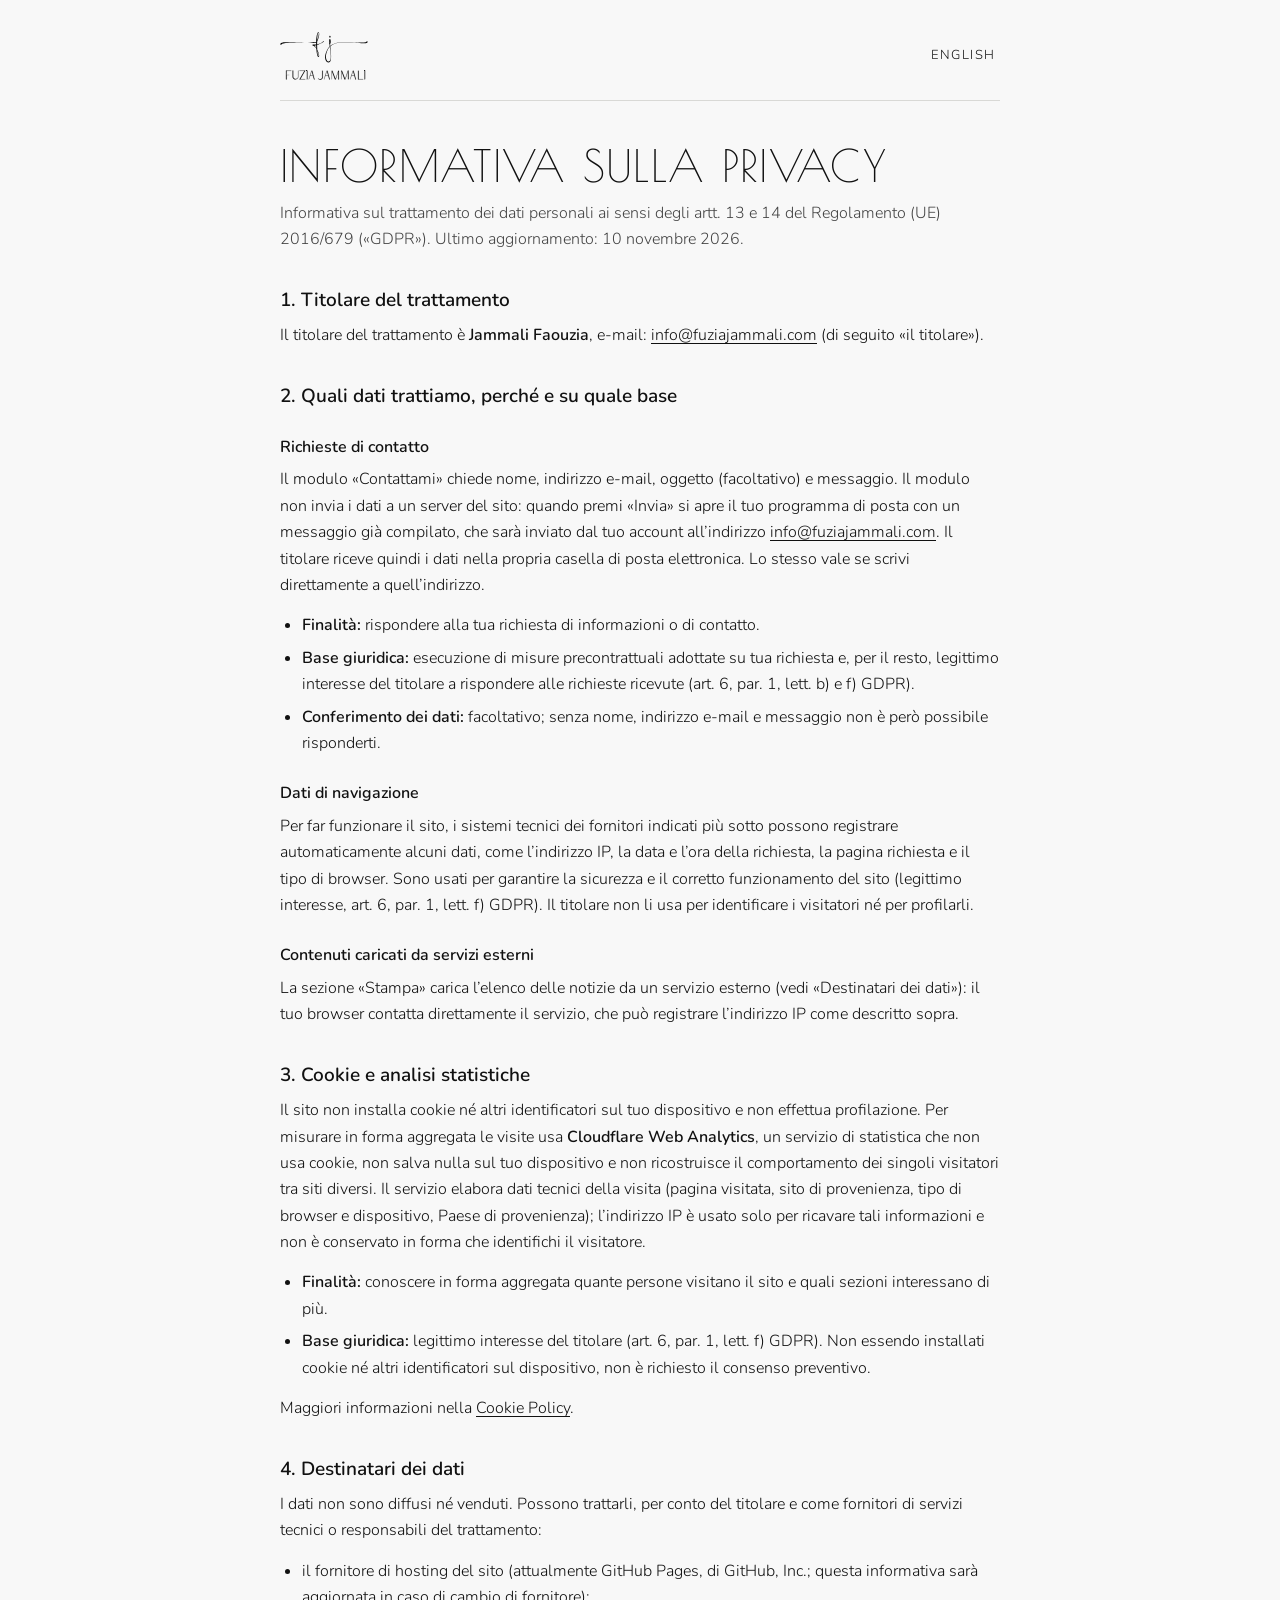
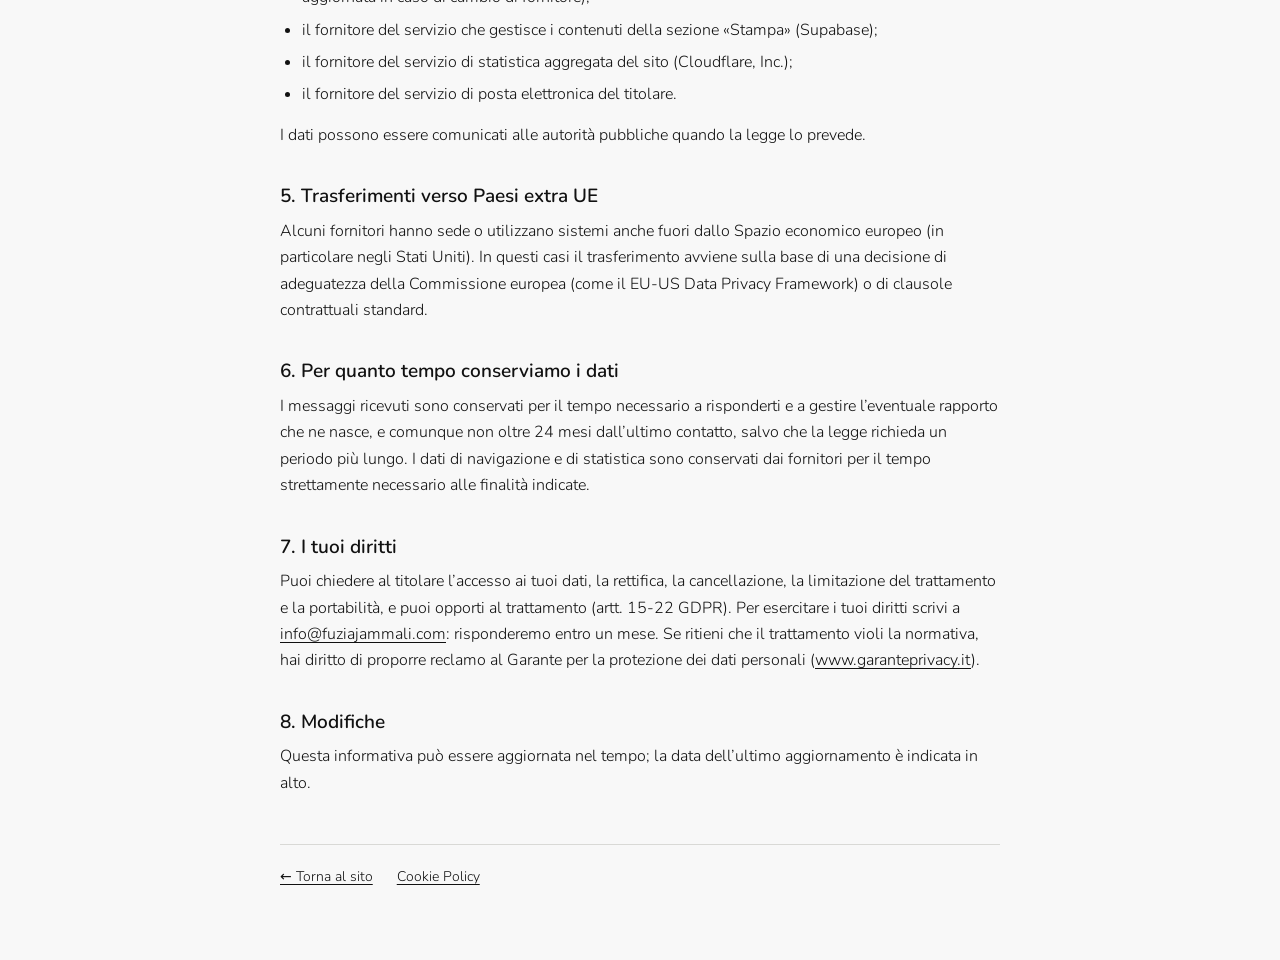
<file: privacy/index.html>
<!DOCTYPE html>
<html lang="it">
<head>
  <meta charset="utf-8">
  <meta name="viewport" content="width=device-width, initial-scale=1">
  <title>Informativa sulla privacy – Fuzia Jammali</title>
  <!-- BOZZA da far validare dal consulente prima della pubblicazione definitiva. -->
  <meta name="robots" content="noindex, follow">
  <link rel="icon" href="../assets/img/favicon-48.png" sizes="48x48" type="image/png">
  <link rel="stylesheet" href="../css/style.css">
  <link rel="stylesheet" href="../css/legal.css">
</head>
<body class="legal-page">
<main class="legal-wrap">
  <header class="legal-top">
    <a href="../" aria-label="Fuzia Jammali"><img src="../assets/img/logo.svg" alt="Fuzia Jammali"></a>
    <a class="lang-link" href="../en/privacy/" hreflang="en" lang="en">English</a>
  </header>

<h1>Informativa sulla privacy</h1>
<p class="lead">Informativa sul trattamento dei dati personali ai sensi degli artt. 13 e 14 del Regolamento (UE) 2016/679 («GDPR»). Ultimo aggiornamento: 10 novembre 2026.</p>

<h2>1. Titolare del trattamento</h2>
<p>Il titolare del trattamento è <strong>Jammali Faouzia</strong>, e-mail: <a href="mailto:info@fuziajammali.com">info@fuziajammali.com</a> (di seguito «il titolare»).</p>

<h2>2. Quali dati trattiamo, perché e su quale base</h2>
<h3>Richieste di contatto</h3>
<p>Il modulo «Contattami» chiede nome, indirizzo e-mail, oggetto (facoltativo) e messaggio. Il modulo non invia i dati a un server del sito: quando premi «Invia» si apre il tuo programma di posta con un messaggio già compilato, che sarà inviato dal tuo account all’indirizzo <a href="mailto:info@fuziajammali.com">info@fuziajammali.com</a>. Il titolare riceve quindi i dati nella propria casella di posta elettronica. Lo stesso vale se scrivi direttamente a quell’indirizzo.</p>
<ul>
<li><strong>Finalità:</strong> rispondere alla tua richiesta di informazioni o di contatto.</li>
<li><strong>Base giuridica:</strong> esecuzione di misure precontrattuali adottate su tua richiesta e, per il resto, legittimo interesse del titolare a rispondere alle richieste ricevute (art. 6, par. 1, lett. b) e f) GDPR).</li>
<li><strong>Conferimento dei dati:</strong> facoltativo; senza nome, indirizzo e-mail e messaggio non è però possibile risponderti.</li>
</ul>
<h3>Dati di navigazione</h3>
<p>Per far funzionare il sito, i sistemi tecnici dei fornitori indicati più sotto possono registrare automaticamente alcuni dati, come l’indirizzo IP, la data e l’ora della richiesta, la pagina richiesta e il tipo di browser. Sono usati per garantire la sicurezza e il corretto funzionamento del sito (legittimo interesse, art. 6, par. 1, lett. f) GDPR). Il titolare non li usa per identificare i visitatori né per profilarli.</p>
<h3>Contenuti caricati da servizi esterni</h3>
<p>La sezione «Stampa» carica l’elenco delle notizie da un servizio esterno (vedi «Destinatari dei dati»): il tuo browser contatta direttamente il servizio, che può registrare l’indirizzo IP come descritto sopra.</p>

<h2>3. Cookie e analisi statistiche</h2>
<p>Il sito non installa cookie né altri identificatori sul tuo dispositivo e non effettua profilazione. Per misurare in forma aggregata le visite usa <strong>Cloudflare Web Analytics</strong>, un servizio di statistica che non usa cookie, non salva nulla sul tuo dispositivo e non ricostruisce il comportamento dei singoli visitatori tra siti diversi. Il servizio elabora dati tecnici della visita (pagina visitata, sito di provenienza, tipo di browser e dispositivo, Paese di provenienza); l’indirizzo IP è usato solo per ricavare tali informazioni e non è conservato in forma che identifichi il visitatore.</p>
<ul>
<li><strong>Finalità:</strong> conoscere in forma aggregata quante persone visitano il sito e quali sezioni interessano di più.</li>
<li><strong>Base giuridica:</strong> legittimo interesse del titolare (art. 6, par. 1, lett. f) GDPR). Non essendo installati cookie né altri identificatori sul dispositivo, non è richiesto il consenso preventivo.</li>
</ul>
<p>Maggiori informazioni nella <a href="../cookie/">Cookie Policy</a>.</p>

<h2>4. Destinatari dei dati</h2>
<p>I dati non sono diffusi né venduti. Possono trattarli, per conto del titolare e come fornitori di servizi tecnici o responsabili del trattamento:</p>
<ul>
<li>il fornitore di hosting del sito (attualmente GitHub Pages, di GitHub, Inc.; questa informativa sarà aggiornata in caso di cambio di fornitore);</li>
<li>il fornitore del servizio che gestisce i contenuti della sezione «Stampa» (Supabase);</li>
<li>il fornitore del servizio di statistica aggregata del sito (Cloudflare, Inc.);</li>
<li>il fornitore del servizio di posta elettronica del titolare.</li>
</ul>
<p>I dati possono essere comunicati alle autorità pubbliche quando la legge lo prevede.</p>

<h2>5. Trasferimenti verso Paesi extra UE</h2>
<p>Alcuni fornitori hanno sede o utilizzano sistemi anche fuori dallo Spazio economico europeo (in particolare negli Stati Uniti). In questi casi il trasferimento avviene sulla base di una decisione di adeguatezza della Commissione europea (come il EU-US Data Privacy Framework) o di clausole contrattuali standard.</p>

<h2>6. Per quanto tempo conserviamo i dati</h2>
<!-- Conservazione messaggi: 24 mesi, confermato dal titolare; da validare con il consulente -->
<p>I messaggi ricevuti sono conservati per il tempo necessario a risponderti e a gestire l’eventuale rapporto che ne nasce, e comunque non oltre 24 mesi dall’ultimo contatto, salvo che la legge richieda un periodo più lungo. I dati di navigazione e di statistica sono conservati dai fornitori per il tempo strettamente necessario alle finalità indicate.</p>

<h2>7. I tuoi diritti</h2>
<p>Puoi chiedere al titolare l’accesso ai tuoi dati, la rettifica, la cancellazione, la limitazione del trattamento e la portabilità, e puoi opporti al trattamento (artt. 15-22 GDPR). Per esercitare i tuoi diritti scrivi a <a href="mailto:info@fuziajammali.com">info@fuziajammali.com</a>: risponderemo entro un mese. Se ritieni che il trattamento violi la normativa, hai diritto di proporre reclamo al Garante per la protezione dei dati personali (<a href="https://www.garanteprivacy.it" target="_blank" rel="noopener noreferrer">www.garanteprivacy.it</a>).</p>

<h2>8. Modifiche</h2>
<p>Questa informativa può essere aggiornata nel tempo; la data dell’ultimo aggiornamento è indicata in alto.</p>

  <nav class="legal-nav" aria-label="Link">
    <a href="../">← Torna al sito</a>
    <a href="../cookie/">Cookie Policy</a>
  </nav>
</main>
</body>
</html>
</file>
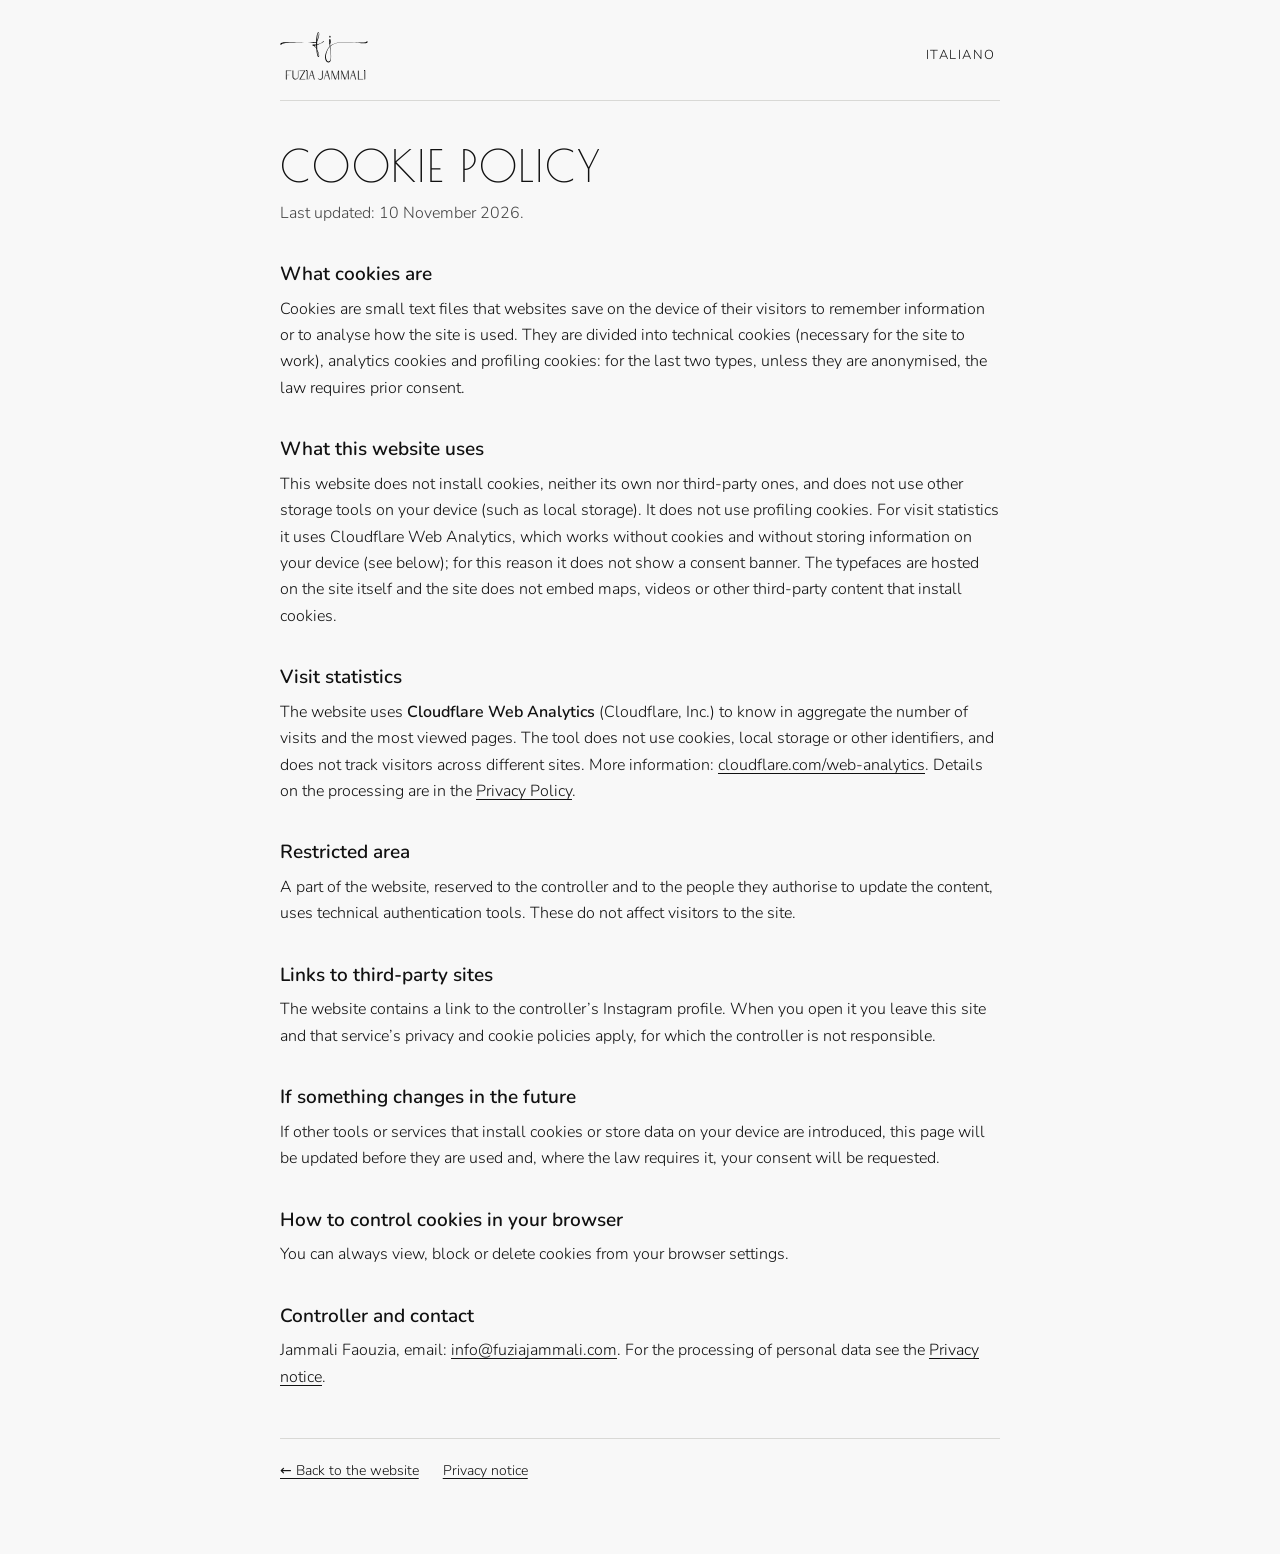
<file: en/cookie/index.html>
<!DOCTYPE html>
<html lang="en">
<head>
  <meta charset="utf-8">
  <meta name="viewport" content="width=device-width, initial-scale=1">
  <title>Cookie Policy – Fuzia Jammali</title>
  <!-- BOZZA da far validare dal consulente prima della pubblicazione definitiva. -->
  <meta name="robots" content="noindex, follow">
  <link rel="icon" href="../../assets/img/favicon-48.png" sizes="48x48" type="image/png">
  <link rel="stylesheet" href="../../css/style.css">
  <link rel="stylesheet" href="../../css/legal.css">
</head>
<body class="legal-page">
<main class="legal-wrap">
  <header class="legal-top">
    <a href="../" aria-label="Fuzia Jammali"><img src="../../assets/img/logo.svg" alt="Fuzia Jammali"></a>
    <a class="lang-link" href="../../cookie/" hreflang="it" lang="it">Italiano</a>
  </header>

<h1>Cookie Policy</h1>
<p class="lead">Last updated: 10 November 2026.</p>

<h2>What cookies are</h2>
<p>Cookies are small text files that websites save on the device of their visitors to remember information or to analyse how the site is used. They are divided into technical cookies (necessary for the site to work), analytics cookies and profiling cookies: for the last two types, unless they are anonymised, the law requires prior consent.</p>

<h2>What this website uses</h2>
<p>This website does not install cookies, neither its own nor third-party ones, and does not use other storage tools on your device (such as local storage). It does not use profiling cookies. For visit statistics it uses Cloudflare Web Analytics, which works without cookies and without storing information on your device (see below); for this reason it does not show a consent banner. The typefaces are hosted on the site itself and the site does not embed maps, videos or other third-party content that install cookies.</p>

<h2>Visit statistics</h2>
<p>The website uses <strong>Cloudflare Web Analytics</strong> (Cloudflare, Inc.) to know in aggregate the number of visits and the most viewed pages. The tool does not use cookies, local storage or other identifiers, and does not track visitors across different sites. More information: <a href="https://www.cloudflare.com/web-analytics/" target="_blank" rel="noopener noreferrer">cloudflare.com/web-analytics</a>. Details on the processing are in the <a href="../privacy/">Privacy Policy</a>.</p>

<h2>Restricted area</h2>
<p>A part of the website, reserved to the controller and to the people they authorise to update the content, uses technical authentication tools. These do not affect visitors to the site.</p>

<h2>Links to third-party sites</h2>
<p>The website contains a link to the controller’s Instagram profile. When you open it you leave this site and that service’s privacy and cookie policies apply, for which the controller is not responsible.</p>

<h2>If something changes in the future</h2>
<p>If other tools or services that install cookies or store data on your device are introduced, this page will be updated before they are used and, where the law requires it, your consent will be requested.</p>

<h2>How to control cookies in your browser</h2>
<p>You can always view, block or delete cookies from your browser settings.</p>

<h2>Controller and contact</h2>
<p>Jammali Faouzia, email: <a href="mailto:info@fuziajammali.com">info@fuziajammali.com</a>. For the processing of personal data see the <a href="../privacy/">Privacy notice</a>.</p>

  <nav class="legal-nav" aria-label="Link">
    <a href="../">← Back to the website</a>
    <a href="../privacy/">Privacy notice</a>
  </nav>
</main>
</body>
</html>
</file>
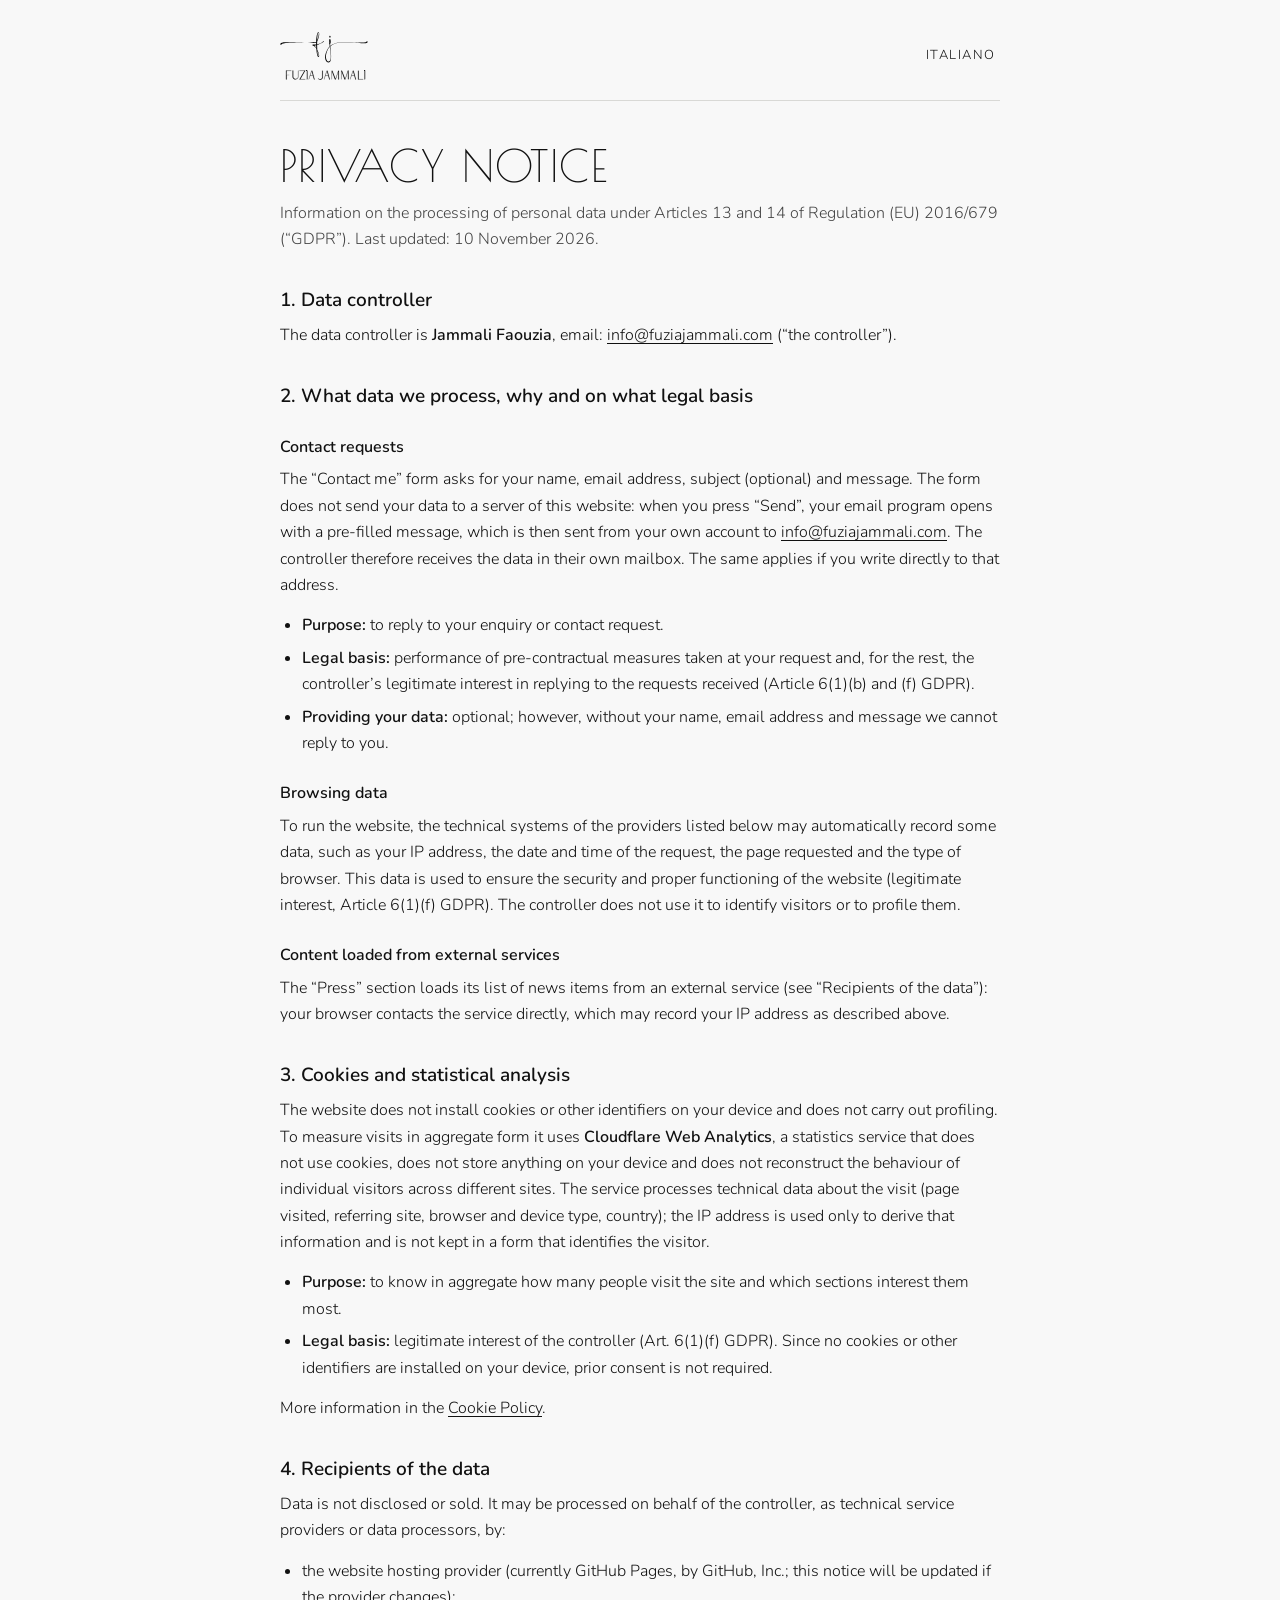
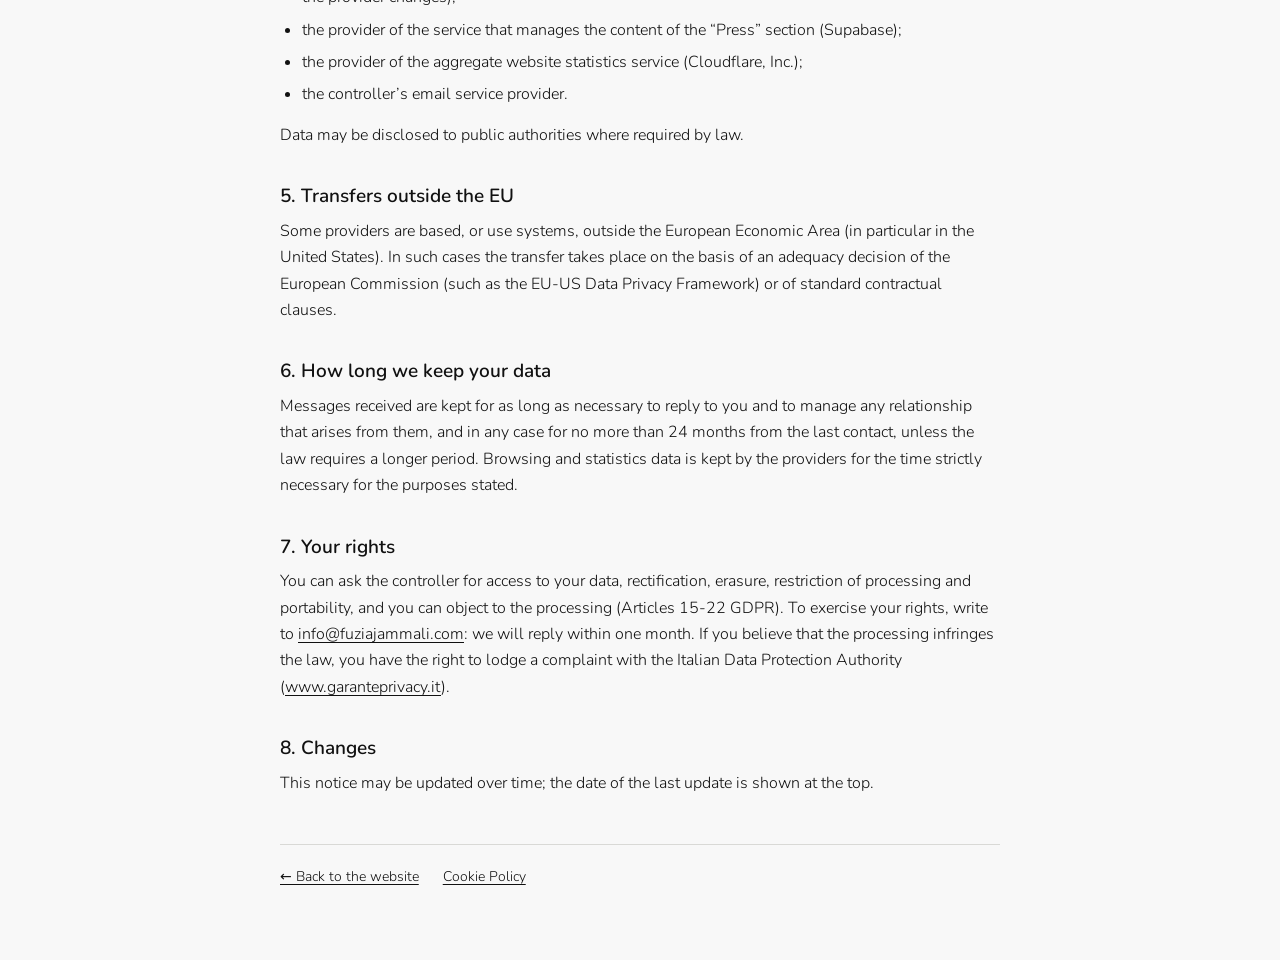
<file: en/privacy/index.html>
<!DOCTYPE html>
<html lang="en">
<head>
  <meta charset="utf-8">
  <meta name="viewport" content="width=device-width, initial-scale=1">
  <title>Privacy notice – Fuzia Jammali</title>
  <!-- BOZZA da far validare dal consulente prima della pubblicazione definitiva. -->
  <meta name="robots" content="noindex, follow">
  <link rel="icon" href="../../assets/img/favicon-48.png" sizes="48x48" type="image/png">
  <link rel="stylesheet" href="../../css/style.css">
  <link rel="stylesheet" href="../../css/legal.css">
</head>
<body class="legal-page">
<main class="legal-wrap">
  <header class="legal-top">
    <a href="../" aria-label="Fuzia Jammali"><img src="../../assets/img/logo.svg" alt="Fuzia Jammali"></a>
    <a class="lang-link" href="../../privacy/" hreflang="it" lang="it">Italiano</a>
  </header>

<h1>Privacy notice</h1>
<p class="lead">Information on the processing of personal data under Articles 13 and 14 of Regulation (EU) 2016/679 (“GDPR”). Last updated: 10 November 2026.</p>

<h2>1. Data controller</h2>
<p>The data controller is <strong>Jammali Faouzia</strong>, email: <a href="mailto:info@fuziajammali.com">info@fuziajammali.com</a> (“the controller”).</p>

<h2>2. What data we process, why and on what legal basis</h2>
<h3>Contact requests</h3>
<p>The “Contact me” form asks for your name, email address, subject (optional) and message. The form does not send your data to a server of this website: when you press “Send”, your email program opens with a pre-filled message, which is then sent from your own account to <a href="mailto:info@fuziajammali.com">info@fuziajammali.com</a>. The controller therefore receives the data in their own mailbox. The same applies if you write directly to that address.</p>
<ul>
<li><strong>Purpose:</strong> to reply to your enquiry or contact request.</li>
<li><strong>Legal basis:</strong> performance of pre-contractual measures taken at your request and, for the rest, the controller’s legitimate interest in replying to the requests received (Article 6(1)(b) and (f) GDPR).</li>
<li><strong>Providing your data:</strong> optional; however, without your name, email address and message we cannot reply to you.</li>
</ul>
<h3>Browsing data</h3>
<p>To run the website, the technical systems of the providers listed below may automatically record some data, such as your IP address, the date and time of the request, the page requested and the type of browser. This data is used to ensure the security and proper functioning of the website (legitimate interest, Article 6(1)(f) GDPR). The controller does not use it to identify visitors or to profile them.</p>
<h3>Content loaded from external services</h3>
<p>The “Press” section loads its list of news items from an external service (see “Recipients of the data”): your browser contacts the service directly, which may record your IP address as described above.</p>

<h2>3. Cookies and statistical analysis</h2>
<p>The website does not install cookies or other identifiers on your device and does not carry out profiling. To measure visits in aggregate form it uses <strong>Cloudflare Web Analytics</strong>, a statistics service that does not use cookies, does not store anything on your device and does not reconstruct the behaviour of individual visitors across different sites. The service processes technical data about the visit (page visited, referring site, browser and device type, country); the IP address is used only to derive that information and is not kept in a form that identifies the visitor.</p>
<ul>
<li><strong>Purpose:</strong> to know in aggregate how many people visit the site and which sections interest them most.</li>
<li><strong>Legal basis:</strong> legitimate interest of the controller (Art. 6(1)(f) GDPR). Since no cookies or other identifiers are installed on your device, prior consent is not required.</li>
</ul>
<p>More information in the <a href="../cookie/">Cookie Policy</a>.</p>

<h2>4. Recipients of the data</h2>
<p>Data is not disclosed or sold. It may be processed on behalf of the controller, as technical service providers or data processors, by:</p>
<ul>
<li>the website hosting provider (currently GitHub Pages, by GitHub, Inc.; this notice will be updated if the provider changes);</li>
<li>the provider of the service that manages the content of the “Press” section (Supabase);</li>
<li>the provider of the aggregate website statistics service (Cloudflare, Inc.);</li>
<li>the controller’s email service provider.</li>
</ul>
<p>Data may be disclosed to public authorities where required by law.</p>

<h2>5. Transfers outside the EU</h2>
<p>Some providers are based, or use systems, outside the European Economic Area (in particular in the United States). In such cases the transfer takes place on the basis of an adequacy decision of the European Commission (such as the EU-US Data Privacy Framework) or of standard contractual clauses.</p>

<h2>6. How long we keep your data</h2>
<p>Messages received are kept for as long as necessary to reply to you and to manage any relationship that arises from them, and in any case for no more than 24 months from the last contact, unless the law requires a longer period. Browsing and statistics data is kept by the providers for the time strictly necessary for the purposes stated.</p>

<h2>7. Your rights</h2>
<p>You can ask the controller for access to your data, rectification, erasure, restriction of processing and portability, and you can object to the processing (Articles 15-22 GDPR). To exercise your rights, write to <a href="mailto:info@fuziajammali.com">info@fuziajammali.com</a>: we will reply within one month. If you believe that the processing infringes the law, you have the right to lodge a complaint with the Italian Data Protection Authority (<a href="https://www.garanteprivacy.it" target="_blank" rel="noopener noreferrer">www.garanteprivacy.it</a>).</p>

<h2>8. Changes</h2>
<p>This notice may be updated over time; the date of the last update is shown at the top.</p>

  <nav class="legal-nav" aria-label="Link">
    <a href="../">← Back to the website</a>
    <a href="../cookie/">Cookie Policy</a>
  </nav>
</main>
</body>
</html>
</file>
<file: css/style.css>
/* ==========================================================
   Fuzia Jammali – foglio di stile
   Palette: #f8f8f8 sfondo e testi chiari · #111111 nero · #ffffff
   Font: Poiret One (titoli) · Nunito Light (testo) · Nunito SemiBold (titoli delle news)
   Impaginazione desktop: scala proporzionale al design (cqw).
   Ogni sezione definisce --u = larghezza del design di riferimento.
   ========================================================== */

@font-face{font-family:"Poiret One";font-weight:400;font-style:normal;font-display:swap;
  src:url("../assets/fonts/poiret-one-latin-ext-400-normal.woff2") format("woff2");
  unicode-range:U+0100-02BA,U+02BD-02C5,U+02C7-02CC,U+02CE-02D7,U+02DD-02FF,U+0304,U+0308,U+0329,U+1D00-1DBF,U+1E00-1E9F,U+1EF2-1EFF,U+2020,U+20A0-20AB,U+20AD-20C0,U+2113,U+2C60-2C7F,U+A720-A7FF}
@font-face{font-family:"Poiret One";font-weight:400;font-style:normal;font-display:swap;
  src:url("../assets/fonts/poiret-one-latin-400-normal.woff2") format("woff2");
  unicode-range:U+0000-00FF,U+0131,U+0152-0153,U+02BB-02BC,U+02C6,U+02DA,U+02DC,U+0304,U+0308,U+0329,U+2000-206F,U+20AC,U+2122,U+2191,U+2193,U+2212,U+2215,U+FEFF,U+FFFD}
@font-face{font-family:"Nunito";font-weight:300;font-style:normal;font-display:swap;
  src:url("../assets/fonts/nunito-latin-ext-300-normal.woff2") format("woff2");
  unicode-range:U+0100-02BA,U+02BD-02C5,U+02C7-02CC,U+02CE-02D7,U+02DD-02FF,U+0304,U+0308,U+0329,U+1D00-1DBF,U+1E00-1E9F,U+1EF2-1EFF,U+2020,U+20A0-20AB,U+20AD-20C0,U+2113,U+2C60-2C7F,U+A720-A7FF}
@font-face{font-family:"Nunito";font-weight:300;font-style:normal;font-display:swap;
  src:url("../assets/fonts/nunito-latin-300-normal.woff2") format("woff2");
  unicode-range:U+0000-00FF,U+0131,U+0152-0153,U+02BB-02BC,U+02C6,U+02DA,U+02DC,U+0304,U+0308,U+0329,U+2000-206F,U+20AC,U+2122,U+2191,U+2193,U+2212,U+2215,U+FEFF,U+FFFD}
@font-face{font-family:"Nunito";font-weight:600;font-style:normal;font-display:swap;
  src:url("../assets/fonts/nunito-latin-ext-600-normal.woff2") format("woff2");
  unicode-range:U+0100-02BA,U+02BD-02C5,U+02C7-02CC,U+02CE-02D7,U+02DD-02FF,U+0304,U+0308,U+0329,U+1D00-1DBF,U+1E00-1E9F,U+1EF2-1EFF,U+2020,U+20A0-20AB,U+20AD-20C0,U+2113,U+2C60-2C7F,U+A720-A7FF}
@font-face{font-family:"Nunito";font-weight:600;font-style:normal;font-display:swap;
  src:url("../assets/fonts/nunito-latin-600-normal.woff2") format("woff2");
  unicode-range:U+0000-00FF,U+0131,U+0152-0153,U+02BB-02BC,U+02C6,U+02DA,U+02DC,U+0304,U+0308,U+0329,U+2000-206F,U+20AC,U+2122,U+2191,U+2193,U+2212,U+2215,U+FEFF,U+FFFD}
@font-face{font-family:"Nunito";font-weight:300;font-style:italic;font-display:swap;
  src:url("../assets/fonts/nunito-latin-ext-300-italic.woff2") format("woff2");
  unicode-range:U+0100-02BA,U+02BD-02C5,U+02C7-02CC,U+02CE-02D7,U+02DD-02FF,U+0304,U+0308,U+0329,U+1D00-1DBF,U+1E00-1E9F,U+1EF2-1EFF,U+2020,U+20A0-20AB,U+20AD-20C0,U+2113,U+2C60-2C7F,U+A720-A7FF}
@font-face{font-family:"Nunito";font-weight:300;font-style:italic;font-display:swap;
  src:url("../assets/fonts/nunito-latin-300-italic.woff2") format("woff2");
  unicode-range:U+0000-00FF,U+0131,U+0152-0153,U+02BB-02BC,U+02C6,U+02DA,U+02DC,U+0304,U+0308,U+0329,U+2000-206F,U+20AC,U+2122,U+2191,U+2193,U+2212,U+2215,U+FEFF,U+FFFD}

:root{
  --bg:#f8f8f8;
  --ink:#111111;
  --white:#ffffff;
  --font-title:"Poiret One","Josefin Sans",sans-serif;
  --font-body:"Nunito",system-ui,sans-serif;
}

*,*::before,*::after{box-sizing:border-box}
html{-webkit-text-size-adjust:100%;scroll-behavior:smooth}
body{margin:0;background:var(--bg);color:var(--ink);font-family:var(--font-body);font-weight:300;overflow-x:hidden}
img{display:block;max-width:100%}
a{color:inherit}
.sr-only{position:absolute;width:1px;height:1px;overflow:hidden;clip:rect(0 0 0 0);white-space:nowrap}

/* --k = scala dell'impaginazione (1 = come nel design). Più basso = tutto più piccolo. */
.page{container-type:inline-size;max-width:1920px;margin:0 auto;background:var(--bg);--k:.85}
@media (min-width:1700px){.page{--k:.74}}

/* ---------- testata e hero ---------- */
.site-header{--u:calc(100cqw*var(--k)/1096);height:calc(106*var(--u));display:flex;align-items:center;justify-content:center}
.logo{height:calc(78*var(--u));width:auto}
/* selettore lingua IT | EN (resta nascosto finché esiste la versione inglese) */
.site-header{position:relative}
.lang{position:absolute;right:max(16px,calc(100cqw*(1 - var(--k))/2));top:50%;transform:translateY(-50%);display:flex;align-items:center;gap:.35em;
  font:300 max(12px,calc(11*var(--u)))/1 var(--font-body);letter-spacing:.14em}
.lang[hidden]{display:none}
.lang a{padding:.5em .25em;color:var(--ink);text-decoration:none;opacity:.5;transition:opacity .2s}
.lang a:hover,.lang a:focus-visible,.lang a[aria-current]{opacity:1}

.hero{position:relative;width:100%;aspect-ratio:16/9;overflow:hidden;background:#8d9096}
.hero__video{position:absolute;inset:0;width:100%;height:100%;object-fit:contain;display:block;cursor:pointer}
/* schermi più larghi di 1920 px: il video resta a tutta larghezza ma non supera l'altezza dello schermo (taglia solo un po' sopra e sotto) */
@media (min-width:1921px){
  .hero{aspect-ratio:auto;height:min(56.25vw,calc(100vh - 137px))}
  .hero__video{object-fit:cover;object-position:50% 25%}
}
.hero__sound{position:absolute;right:max(14px,1.6%);top:max(14px,2.8%);width:44px;height:44px;padding:11px;border:1px solid rgba(255,255,255,.7);
  border-radius:50%;background:rgba(17,17,17,.35);color:var(--white);cursor:pointer;transition:background .25s}
.hero__sound:hover{background:rgba(17,17,17,.6)}
.hero__sound svg{width:100%;height:100%;display:block}
.hero__sound .i-on,.hero__sound[aria-pressed="true"] .i-off{display:none}
.hero__sound[aria-pressed="true"] .i-on{display:block}

/* ---------- sezioni a composizione libera ---------- */
.sec{position:relative;height:calc(var(--hh)*var(--u));--ox:calc(100cqw*(1 - var(--k))/2)}
.it{position:absolute;margin:0;
  left:calc(var(--x)*var(--u) + var(--ox));
  top:calc((var(--y) - var(--y0))*var(--u));
  width:calc(var(--w,0)*var(--u))}
.it:not([style*="--w"]){width:auto}
figure.it,.slider{height:calc(var(--h)*var(--u))}
figure.it img,.slider>img{width:100%;height:100%;object-fit:cover}

.bgband{position:absolute;left:0;right:0;top:calc((var(--y) - var(--y0))*var(--u));height:calc(var(--h)*var(--u))}
.bgband img{display:block;width:100%;height:100%;object-fit:cover;object-position:left center}

/* ---------- titoli ---------- */
.t,.body{z-index:2}
.t{pointer-events:none}   /* i titoli non devono coprire i click su ciò che sta sotto (es. i pallini dello slider) */
.t{font-family:var(--font-title);font-weight:400;text-transform:uppercase;white-space:nowrap;letter-spacing:.03em;
  font-size:calc(var(--fs)*var(--u)*var(--fit,1));line-height:calc(var(--lh)*var(--u));
  top:calc((var(--y) - var(--y0) - var(--fs)*.115)*var(--u))}
.t--box{top:calc((var(--y) - var(--y0))*var(--u))}
.t .l{display:block;min-height:calc(var(--lh)*var(--u))}
.bx{display:block;width:fit-content;background:var(--ink);color:var(--bg);line-height:.94;
  padding:0 var(--bpr,var(--bp,.2em)) 0 var(--bpl,var(--bp,.2em));margin-left:calc(-1*var(--bpl,var(--bp,.2em)))}
.t--band .bx{padding-block:.06em;margin-block:-.06em}   /* bande un po' più alte, senza spostare le righe */

/* ---------- testi ---------- */
.body{font-family:var(--font-body);font-weight:300;font-size:calc(1.3cqw*var(--k));line-height:1.6;letter-spacing:.13em;white-space:nowrap;color:var(--ink)}
.body--dark{color:#14110f}
/* "Il dialogo tra opposti": su desktop la fascia è scura, quindi "Tra" e il testo vanno in chiaro (su telefono stanno su fondo bianco) */
@media (min-width:801px){
  .l--lt{color:var(--bg)}
  .body--dark{color:var(--bg)}
}
.body cite{font-style:italic}
blockquote.body{margin:0}
.body{top:calc((var(--y) - var(--y0))*var(--u))}

/* ---------- slider ---------- */
.slider>img{transition:opacity .45s ease}
.slider>img{cursor:pointer}
.slider__arrow{position:absolute;top:50%;width:calc(20*var(--u));height:calc(20*var(--u));margin-top:calc(-10*var(--u));padding:0;border:0;border-radius:50%;
  background:rgba(255,255,255,.72);color:var(--ink);cursor:pointer;display:flex;align-items:center;justify-content:center;transition:background .2s ease}
.slider__arrow:hover{background:#fff}
.slider__arrow svg{width:55%;height:55%}
.slider__arrow--prev{left:calc(8*var(--u))}
.slider__arrow--next{right:calc(8*var(--u))}
.slider__dots{position:absolute;left:calc(64*var(--u));top:calc(100% + 1*var(--u));display:flex}
.slider__dots button{position:relative;width:calc(14*var(--u));height:calc(14*var(--u));padding:0;border:0;background:none;cursor:pointer}
.slider__dots button::before{content:"";position:absolute;left:50%;top:50%;width:calc(3.6*var(--u));height:calc(3.6*var(--u));
  margin:calc(-1.8*var(--u)) 0 0 calc(-1.8*var(--u));border-radius:50%;background:var(--ink);opacity:.45}
.slider__dots button[aria-selected="true"]::before{opacity:1}


/* ---------- stampa / news ----------
   Sezione a flusso (non a composizione libera): le card arrivano da data/news.json.
   1 unità = 1/1600 della larghezza pagina, come nel layout di riferimento. */
.news{--u:calc(100cqw/1600);padding:calc(85*var(--u)) 0 calc(150*var(--u))}
.news[hidden]{display:none}
.news__in{width:calc(1204*var(--u));margin:0 auto}
.news__bar{height:calc(20*var(--u));background:var(--ink)}
.news__title{margin:calc(34*var(--u)) 0 0;font:400 calc(34*var(--u))/1 var(--font-title);letter-spacing:.12em;text-transform:uppercase}
.news__list{display:grid;grid-template-columns:repeat(3,calc(329*var(--u)));justify-content:space-between;
  gap:calc(90*var(--u)) 0;margin-top:calc(40*var(--u))}
.news__card{position:relative;display:flex;flex-direction:column;min-width:0}
.news__img{width:100%;aspect-ratio:1;object-fit:cover;background:#e9e9e7}
.news__head{margin:calc(21*var(--u)) 0 0;font-weight:600;font-size:max(12.5px,calc(17*var(--u)));line-height:1.3}
.news__head a{text-decoration:underline;text-decoration-thickness:1px;text-underline-offset:.2em;text-decoration-color:rgba(17,17,17,.55)}
.news__head a:hover{text-decoration-color:var(--ink)}
.news__src{display:block}
.news__text{margin:1.3em 0 0;font-size:max(12.5px,calc(17*var(--u)));line-height:1.3;white-space:pre-line}
.js .news__card{animation:newsIn 1.4s var(--ease) both}
@keyframes newsIn{from{opacity:0;transform:translateY(24px)}to{opacity:1;transform:none}}
@media (prefers-reduced-motion:reduce){.js .news__card{animation:none}}

/* ---------- footer / contatti ---------- */
.foot{background:var(--ink);color:var(--bg);overflow:hidden}
.foot__photo{position:absolute;right:0;top:0;height:100%;width:calc(197*var(--u) + var(--ox));object-fit:cover;object-position:center top;
  -webkit-mask-image:linear-gradient(to right,transparent,#000 30%);mask-image:linear-gradient(to right,transparent,#000 30%)}
.t--sm{letter-spacing:.06em}
.form{position:relative;height:calc(198*var(--u))}
.form label{display:block}
.form input:not(.hp),.form textarea{display:block;width:100%;height:calc(32*var(--u));margin:0 0 calc(9*var(--u));padding:calc(12*var(--u)) 0 0;
  background:transparent;border:0;border-bottom:calc(.8*var(--u)) solid #6f6f6d;border-radius:0;resize:none;overflow:hidden;
  color:var(--bg);font:300 calc(1.2cqw*var(--k))/1.4 var(--font-body);letter-spacing:.14em}
.form ::placeholder{color:#cfcfcd;opacity:1}
.form input:focus,.form textarea:focus{outline:none;border-bottom-color:var(--bg)}
.form button{position:absolute;right:0;top:calc(140*var(--u));padding:calc(2*var(--u)) 0;border:0;background:none;color:var(--bg);
  font:400 calc(10*var(--u))/1 var(--font-title);letter-spacing:.2em;text-transform:uppercase;cursor:pointer}
.form button:hover{text-decoration:underline}
.form__msg{position:absolute;left:0;top:calc(190*var(--u));margin:0;font-size:calc(1cqw*var(--k));letter-spacing:.08em}
.form__note{position:absolute;left:0;right:0;top:calc(163*var(--u));margin:0;font-size:max(10px,calc(.9cqw*var(--k)));line-height:1.45;letter-spacing:.04em;color:#cfcfcd}
.form__note a,.legal a{color:inherit;text-underline-offset:.2em}
.legal{margin:0;font-size:max(10px,calc(.9cqw*var(--k)));letter-spacing:.06em;color:#cfcfcd;white-space:nowrap}
.legal a{text-decoration:none}
.legal a:hover,.legal a:focus-visible{text-decoration:underline}
.hp{position:absolute;left:-9999px;opacity:0}
.social{display:flex;gap:calc(14*var(--u))}
.ic{display:block;width:calc(14*var(--u));height:calc(14*var(--u));background:currentColor;
  -webkit-mask:var(--ico) center/contain no-repeat;mask:var(--ico) center/contain no-repeat}
.ic--instagram{--ico:url("../assets/icons/instagram.svg")}
.mail{font-size:calc(1.05cqw*var(--k));letter-spacing:.1em;text-decoration:none;white-space:nowrap}

/* ---------- foto a filo pagina ---------- */
figure.bleed-l{left:0;width:calc(var(--w)*var(--u) + var(--ox))}
.grp{position:absolute;inset:0;pointer-events:none}
.grp>*{pointer-events:auto}

/* ==========================================================
   MOVIMENTO (attivo solo con JS e senza "riduci movimento")
   Solo: titoli grandi, immagini a tutta larghezza, gruppi di foto come blocco unico.
   ========================================================== */
:root{--ease:cubic-bezier(.19,1,.22,1);--dur:2.4s}

/* titoli grandi: ogni riga scende dall'alto dentro la sua maschera */
.js h2.t:not(.t--sm) .l{clip-path:inset(-.25em -.2em -.1em -.2em)}
.js h2.t:not(.t--sm) .rv{display:block;transform:translateY(-115%);opacity:0;
  transition:transform var(--dur) var(--ease),opacity 1.1s ease;transition-delay:calc(var(--i,0)*.28s)}
.js h2.t.is-in .rv{transform:none;opacity:1}

/* immagini a tutta larghezza: si aprono dall'alto verso il basso (nessuno zoom) */
.bgband__in{position:absolute;inset:0;overflow:hidden}
.js .bgband__in{clip-path:inset(0 0 100% 0);transition:clip-path 2.6s var(--ease)}
.js .bgband.is-in .bgband__in{clip-path:inset(0)}

/* gruppi di foto e foto singole: un unico blocco che compare */
.js .grp,.js .solo{opacity:0;transform:translateY(24px);transition:opacity 1.6s ease,transform 2s var(--ease)}
.js .grp.is-in,.js .solo.is-in{opacity:1;transform:none}


/* ==========================================================
   MOBILE (fino a 800 px)
   Stessa logica del desktop: composizione scalata, coordinate dedicate
   (--mx --my --mw --mh, e --mfs/--mlh per i titoli) in index.html.
   Larghezza di riferimento 390 px; sui tablet la composizione si ferma a 520 px e resta centrata.
   ========================================================== */
@media (max-width:800px){
  .sec,.site-header{--um:calc(min(100cqw,520px)/390)}
  .sec{--ox:calc((100cqw - min(100cqw,520px))/2);height:calc(var(--mhh)*var(--um))}

  /* testata e video */
  .site-header{height:calc(64*var(--um))}
  .logo{height:calc(42*var(--um))}
  .lang{right:max(12px,calc((100cqw - min(100cqw,520px))/2 + 12px));font-size:calc(12*var(--um))}

  /* posizioni */
  .it{left:calc(var(--mx)*var(--um) + var(--ox));top:calc(var(--my)*var(--um))}
  .it[style*="--mw"]{width:calc(var(--mw)*var(--um))}
  figure.it,.slider{height:calc(var(--mh)*var(--um))}
  figure.bleed-l{left:0;width:calc(var(--mw)*var(--um) + var(--ox))}
  .bgband{top:calc(var(--my)*var(--um));height:calc(var(--mh)*var(--um))}

  /* titoli */
  .t{font-size:calc(var(--mfs)*var(--um)*var(--fit,1));line-height:calc(var(--mlh)*var(--um));
    top:calc((var(--my) - var(--mfs)*.115)*var(--um))}
  .t--box{top:calc(var(--my)*var(--um))}
  .t .l{min-height:calc(var(--mlh)*var(--um))}

  /* testi: vanno a capo da soli */
  .body{font-size:calc(13*var(--um));line-height:1.7;letter-spacing:.1em;white-space:normal;top:calc(var(--my)*var(--um))}
  .d{display:none}

  /* slider */
  .slider__arrow{width:calc(36*var(--um));height:calc(36*var(--um));margin-top:calc(-18*var(--um))}
  .slider__arrow--prev{left:calc(8*var(--um))}
  .slider__arrow--next{right:calc(8*var(--um))}
  .slider__dots{left:calc(342*var(--um)/2 - 84*var(--um));top:calc(100% + 2*var(--um))}
  .slider__dots button{width:calc(24*var(--um));height:calc(24*var(--um))}
  .slider__dots button::before{width:calc(6*var(--um));height:calc(6*var(--um));margin:calc(-3*var(--um)) 0 0 calc(-3*var(--um))}

  /* stampa / news: una card per riga */
  .news{--u:calc(min(100cqw,520px)/390);padding:calc(56*var(--u)) 0 calc(90*var(--u))}
  .news__in{width:calc(342*var(--u))}
  .news__bar{height:calc(10*var(--u))}
  .news__title{margin-top:calc(22*var(--u));font-size:calc(26*var(--u))}
  .news__list{grid-template-columns:1fr;gap:calc(56*var(--u));margin-top:calc(26*var(--u))}
  .news__head,.news__text{font-size:calc(15*var(--u))}
  .news__head{margin-top:calc(16*var(--u))}
  
  /* footer */
  .form{height:calc(330*var(--um))}
  .form input:not(.hp),.form textarea{height:calc(46*var(--um));margin-bottom:calc(8*var(--um));padding-top:calc(16*var(--um));
    font-size:calc(13*var(--um));border-bottom-width:1px}
  .form button{top:calc(226*var(--um));font-size:calc(14*var(--um))}
  .form__msg{top:calc(302*var(--um));font-size:calc(11*var(--um))}
  .form__note{top:calc(254*var(--um));font-size:calc(10.5*var(--um))}
  .legal{font-size:calc(10.5*var(--um));white-space:normal}
  .social{gap:calc(22*var(--um))}
  .ic{width:calc(24*var(--um));height:calc(24*var(--um))}
  .mail{font-size:calc(11*var(--um));top:calc(var(--my)*var(--um))}
  .foot__photo{left:0;right:auto;top:calc(700*var(--um));width:100%;height:calc(440*var(--um));object-position:center 35%;
    -webkit-mask-image:linear-gradient(to bottom,transparent,#000 30%);mask-image:linear-gradient(to bottom,transparent,#000 30%)}
}

/* parallasse dentro le due foto grandi: l'immagine è un po' più alta del riquadro e scorre più lenta della pagina
   (valore --pp impostato da js/motion.js; ampiezza in motion.js, costante PAR) */
.js .bgband,.js figure.solo.bleed-l{overflow:hidden}
.js .bgband img[data-par],.js figure.it img[data-par]{position:absolute;left:0;top:-9%;width:100%;height:118%;
  transform:translate3d(0,var(--pp,0px),0)}
</file>
<file: admin/admin.css>
@font-face{font-family:"Poiret One";font-weight:400;font-display:swap;src:url("../assets/fonts/poiret-one-latin-400-normal.woff2") format("woff2")}
@font-face{font-family:"Nunito";font-weight:300;font-display:swap;src:url("../assets/fonts/nunito-latin-300-normal.woff2") format("woff2")}
@font-face{font-family:"Nunito";font-weight:600;font-display:swap;src:url("../assets/fonts/nunito-latin-600-normal.woff2") format("woff2")}

:root{--bg:#f8f8f8;--ink:#111;--line:#d9d9d6;--soft:#ececea;--err:#a4161a;--ok:#1d6b3a}
*,*::before,*::after{box-sizing:border-box}
[hidden]{display:none!important}
body{margin:0;background:var(--bg);color:var(--ink);font:300 16px/1.5 "Nunito",system-ui,sans-serif}
.wrap{max-width:860px;margin:0 auto;padding:24px 16px 80px}
h1,h2{font-family:"Poiret One","Josefin Sans",sans-serif;font-weight:400;text-transform:uppercase;letter-spacing:.04em;margin:0}
h1{font-size:26px}
h1 span{font-size:16px;letter-spacing:.08em}
h2{font-size:22px;margin-bottom:16px}
.top{display:flex;align-items:center;justify-content:space-between;gap:12px;flex-wrap:wrap;padding-bottom:16px;border-bottom:20px solid var(--ink);margin-bottom:24px}
.top__user{display:flex;align-items:center;gap:12px;font-size:14px}
.card{background:#fff;border:1px solid var(--line);padding:24px}
label{display:block;margin:0 0 16px;font-weight:600;font-size:14px}
label small{font-weight:300;color:#555}
input[type=text],input[type=email],input[type=password],input[type=url],textarea{display:block;width:100%;margin-top:6px;padding:10px 12px;
  border:1px solid #bdbdba;border-radius:0;background:#fff;font:300 16px/1.4 "Nunito",system-ui,sans-serif;color:var(--ink)}
input:focus,textarea:focus{outline:2px solid var(--ink);outline-offset:0}
.check{display:flex;align-items:center;gap:8px;font-weight:300;font-size:15px}
.btn{padding:10px 20px;border:1px solid var(--ink);background:var(--ink);color:var(--bg);font:600 14px/1 "Nunito",system-ui,sans-serif;letter-spacing:.06em;cursor:pointer}
.btn:hover{background:#000}
.btn:disabled{opacity:.5;cursor:default}
.btn--ghost{background:transparent;color:var(--ink)}
.btn--ghost:hover{background:var(--soft)}
.btn--sm{padding:6px 10px;font-size:13px}
.bar{display:flex;align-items:center;justify-content:space-between;gap:12px;flex-wrap:wrap;margin-bottom:8px}
.hint{margin:0;color:#555;font-size:14px}
.msg{min-height:1.5em;margin:12px 0 0;font-size:14px}
.msg.err{color:var(--err)}
.msg.ok{color:var(--ok)}
.items{list-style:none;margin:16px 0 0;padding:0;display:grid;gap:12px}
.item{display:grid;grid-template-columns:84px 1fr;gap:12px 16px;background:#fff;border:1px solid var(--line);padding:12px}
.item--off{opacity:.55}
.item__img{width:84px;height:84px;object-fit:cover;background:var(--soft)}
.item__t{margin:0;font-weight:600;overflow-wrap:anywhere}
.item__s{margin:2px 0 0;font-size:14px;color:#555;overflow-wrap:anywhere}
.item__tag{display:inline-block;margin-top:6px;padding:1px 8px;border:1px solid #888;font-size:12px}
.item__btns{grid-column:1/-1;display:flex;flex-wrap:wrap;gap:8px}
.photo{display:grid;gap:12px;margin-bottom:8px}
.photo img{width:160px;height:160px;object-fit:cover;background:var(--soft)}
.actions{display:flex;gap:12px;margin-top:8px}
@media (min-width:640px){
  .item{grid-template-columns:84px 1fr auto;align-items:center}
  .item__btns{grid-column:auto;justify-content:flex-end}
}
</file>
<file: css/legal.css>
body.legal-page{background:var(--bg);color:var(--ink);font-family:var(--font-body);font-weight:300;font-size:16px;line-height:1.65}
.legal-wrap{max-width:760px;margin:0 auto;padding:24px 20px 72px}
.legal-top{display:flex;align-items:center;justify-content:space-between;gap:16px;padding:8px 0 20px;border-bottom:1px solid #d9d9d6}
.legal-top img{height:48px;width:auto}
.legal-top .lang-link{font-size:13px;letter-spacing:.12em;text-transform:uppercase;text-decoration:none;padding:8px 4px}
.legal-top .lang-link:hover{text-decoration:underline}
.legal-wrap h1{font-family:var(--font-title);font-weight:400;font-size:clamp(28px,5vw,44px);text-transform:uppercase;letter-spacing:.03em;line-height:1.15;margin:40px 0 8px}
.legal-wrap .lead{margin:0 0 32px;color:#444}
.legal-wrap h2{font-weight:600;font-size:19px;line-height:1.35;margin:36px 0 8px}
.legal-wrap h3{font-weight:600;font-size:16px;margin:24px 0 6px}
.legal-wrap p,.legal-wrap ul{margin:0 0 14px}
.legal-wrap ul{padding-left:22px}
.legal-wrap li{margin-bottom:6px}
.legal-wrap a{text-underline-offset:.18em}
.legal-nav{display:flex;flex-wrap:wrap;gap:8px 24px;margin-top:48px;padding-top:20px;border-top:1px solid #d9d9d6;font-size:14px}
@media (max-width:600px){.legal-wrap{padding:16px 16px 56px}.legal-top img{height:40px}}
</file>
